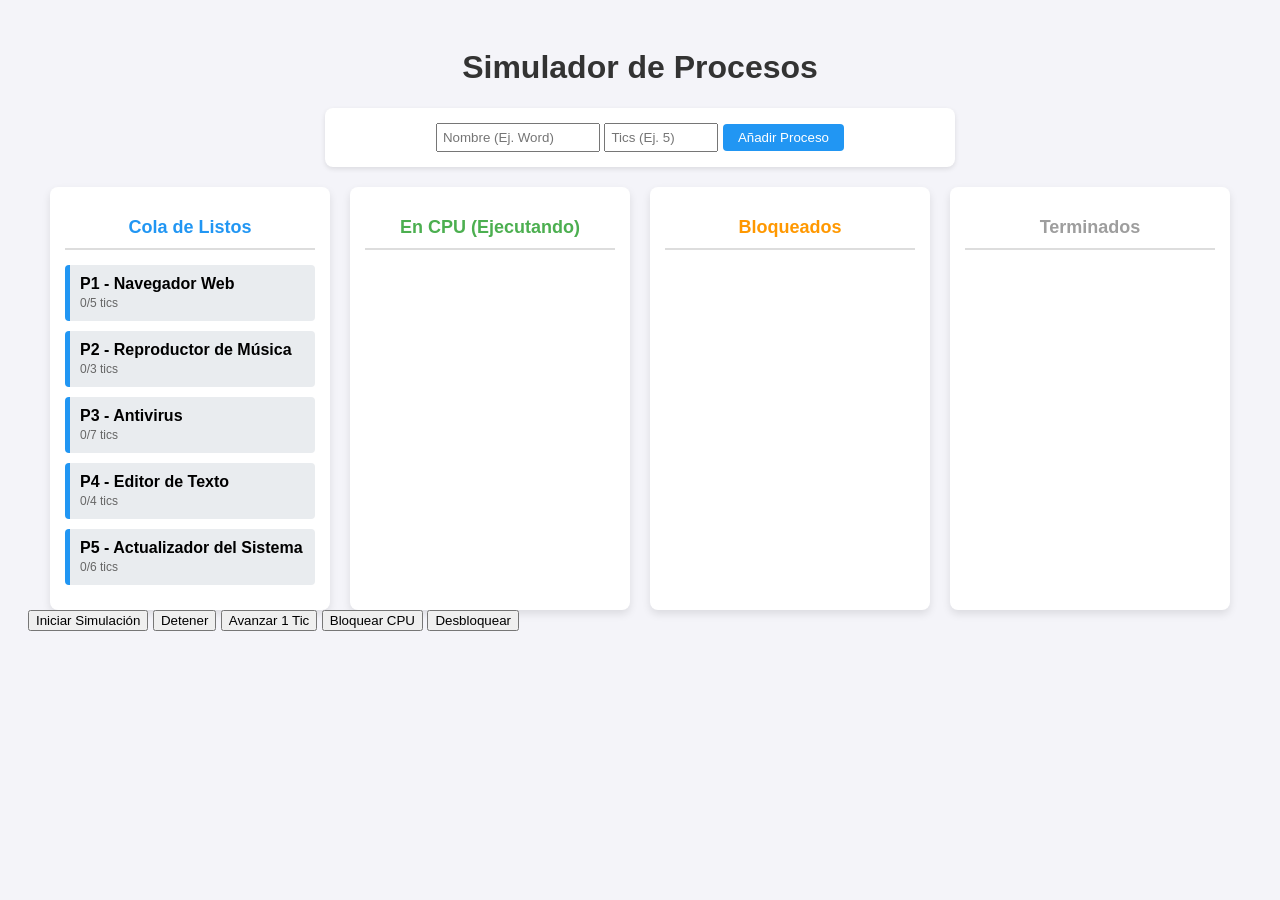
<file: index.html>
<!DOCTYPE html>
<html lang="es">
<head>
  <meta charset="UTF-8">
  <title>Simulador de Procesos SO</title>
  <style>
    body { font-family: Arial, sans-serif; background-color: #f4f4f9; padding: 20px; }
    h1 { text-align: center; color: #333; }

    /* Contenedor principal de las columnas */
    .tablero { display: flex; gap: 20px; justify-content: center; }

    /* Estilo de cada columna (Estado) */
    .columna {
      background-color: #fff; border-radius: 8px; width: 250px;
      padding: 15px; box-shadow: 0 4px 8px rgba(0,0,0,0.1);
    }
    .columna h2 { font-size: 18px; text-align: center; border-bottom: 2px solid #ddd; padding-bottom: 10px;}

    /* Colores para identificar los estados */
    .titulo-listos { color: #2196F3; } /* Azul */
    .titulo-cpu { color: #4CAF50; }    /* Verde */
    .titulo-bloqueados { color: #FF9800; } /* Naranja */
    .titulo-terminados { color: #9E9E9E; } /* Gris */

    /* Estilo de la "tarjeta" de cada proceso (BCP) */
    .tarjeta-proceso {
      background-color: #e9ecef; border-left: 5px solid #333;
      padding: 10px; margin-bottom: 10px; border-radius: 4px;
    }
    .tarjeta-proceso strong { font-size: 16px; display: block; }
    .tarjeta-proceso span { font-size: 12px; color: #666; }
  </style>
</head>
<body>

<h1>Simulador de Procesos</h1>

<div style="text-align: center; margin-bottom: 20px; background: #fff; padding: 15px; border-radius: 8px; box-shadow: 0 2px 5px rgba(0,0,0,0.1); max-width: 600px; margin-left: auto; margin-right: auto;">
  <input type="text" id="input-nombre" placeholder="Nombre (Ej. Word)" style="padding: 5px; width: 150px;">
  <input type="number" id="input-tiempo" placeholder="Tics (Ej. 5)" min="1" style="padding: 5px; width: 100px;">
  <button onclick="agregarProceso()" style="padding: 6px 15px; background-color: #2196F3; color: white; border: none; border-radius: 4px; cursor: pointer;">Añadir Proceso</button>
</div>

<div class="tablero">
  <div class="columna">
    <h2 class="titulo-listos">Cola de Listos</h2>
    <div id="caja-listos"></div> </div>

  <div class="columna">
    <h2 class="titulo-cpu">En CPU (Ejecutando)</h2>
    <div id="caja-cpu"></div> </div>

  <div class="columna">
    <h2 class="titulo-bloqueados">Bloqueados</h2>
    <div id="caja-bloqueados"></div> </div>

  <div class="columna">
    <h2 class="titulo-terminados">Terminados</h2>
    <div id="caja-terminados"></div> </div>
</div>

<button onclick="iniciarSimulacion()">Iniciar Simulación</button>

<button onclick="detenerSimulacion()">Detener</button>

<button onclick="ticSistema()">Avanzar 1 Tic</button>

<button onclick="bloquearProceso()">Bloquear CPU</button>

<button onclick="desbloquearProceso()">Desbloquear</button>
<script src="app.js"></script>
</body>
</html>
</file>
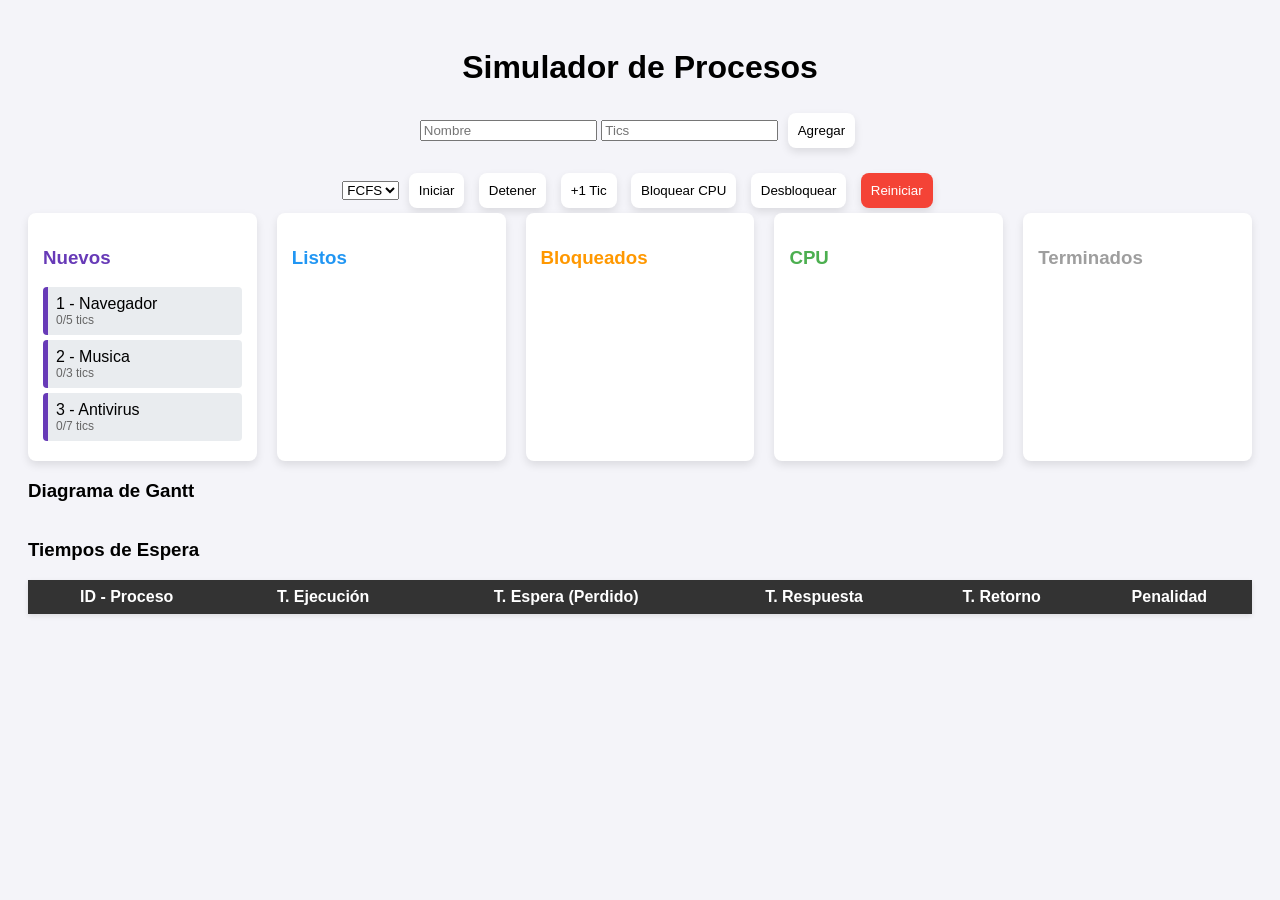
<file: Laboratorio_2/index.html>
<!DOCTYPE html>
<html lang="es">
<head>
  <meta charset="UTF-8">
  <title>Simulador de Procesos</title>

  <style>
    body {
      font-family: Arial;
      background: #f4f4f9;
      padding: 20px;
    }

    h1 {
      text-align: center;
    }

    .tablero {
      display: flex;
      gap: 20px;
      justify-content: center;
      align-items: stretch;
    }

    .columna {
      background: white;
      border-radius: 8px;
      width: 230px;
      padding: 15px;
      box-shadow: 0 4px 8px rgba(0,0,0,0.1);
    }

    .titulo-listos { color: #2196F3; }
    .titulo-cpu { color: #4CAF50; }
    .titulo-bloqueados { color: #FF9800; }
    .titulo-terminados { color: #9E9E9E; }
    .titulo-nuevos { color: #673AB7; }

    .tarjeta-proceso {
      background: #e9ecef;
      padding: 8px;
      margin: 5px 0;
      border-left: 5px solid #333;
      border-radius: 4px;
    }

    .boton-pro {
      background: white;
      border: none;
      border-radius: 8px;
      padding: 10px;
      margin: 5px;
      cursor: pointer;
      box-shadow: 0 4px 8px rgba(0,0,0,0.1);
    }
    .tarjeta-proceso span {
      display: block;
      font-size: 12px;
      color: #666;
    }

    /* GANTT */
    #gantt {
      display: flex;
      margin-top: 10px;
      flex-wrap: wrap;
    }

    .bloque {
      padding: 8px;
      margin: 2px;
      color: white;
      font-size: 12px;
    }
  </style>
</head>

<body>

<h1>Simulador de Procesos</h1>

<!-- AGREGAR PROCESO -->
<div style="text-align:center; margin-bottom:15px;">
  <input id="nombre" placeholder="Nombre">
  <input id="tiempo" type="number" placeholder="Tics">
  <button class="boton-pro" onclick="agregarProceso()">Agregar</button>
</div>

<!-- CONTROLES -->
<div style="text-align:center;">
  <select id="algoritmo">
    <option value="FCFS">FCFS</option>
    <option value="SJF">SJF</option>
    <option value="SRTF">SRTF</option>
  </select>

  <button class="boton-pro" onclick="iniciar()">Iniciar</button>
  <button class="boton-pro" onclick="detener()">Detener</button>
  <button class="boton-pro" onclick="tic()">+1 Tic</button>
  <button class="boton-pro" onclick="bloquear()">Bloquear CPU</button>
  <button class="boton-pro" onclick="desbloquear()">Desbloquear</button>
  <button class="boton-pro" onclick="reiniciar()" style="background:#f44336; color:white;">Reiniciar</button>
</div>

<!-- TABLERO -->
<div class="tablero">

  <div class="columna">
    <h3 class="titulo-nuevos">Nuevos</h3>
    <div id="nuevos"></div>
  </div>

  <div class="columna">
    <h3 class="titulo-listos">Listos</h3>
    <div id="listos"></div>
  </div>

  <div class="columna">
    <h3 class="titulo-bloqueados">Bloqueados</h3>
    <div id="bloqueados"></div>
  </div>

  <div class="columna">
    <h3 class="titulo-cpu">CPU</h3>
    <div id="cpu"></div>
  </div>

  <div class="columna">
    <h3 class="titulo-terminados">Terminados</h3>
    <div id="terminados"></div>
  </div>

</div>

<h3>Diagrama de Gantt</h3>
<div id="gantt"></div>

<h3>Tiempos de Espera</h3>
<div id="tiempos"></div>

<script src="app.js"></script>

</body>
</html>
</file>
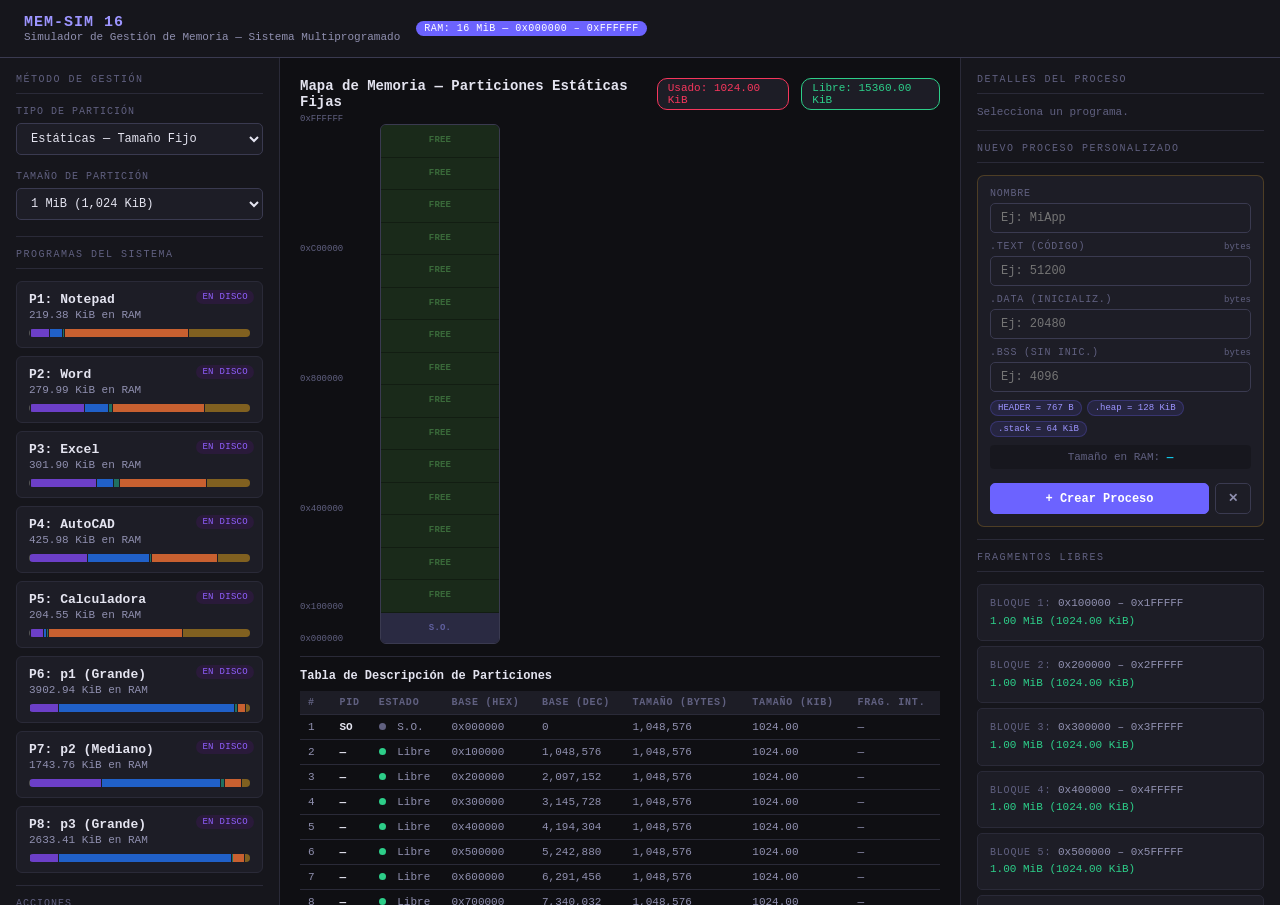
<file: Laboratorio_3/simulador_memoria.html>
<!DOCTYPE html>
<html lang="es">
<head>
  <meta charset="UTF-8" />
  <meta name="viewport" content="width=device-width, initial-scale=1.0" />
  <title>Simulador de Gestión de Memoria — 16 MiB</title>
  <link rel="stylesheet" href="simulador_memoria.css" />
</head>
<body>

  <!-- ═══════════════════════════════════════════════════════
       ENCABEZADO PRINCIPAL
  ═══════════════════════════════════════════════════════ -->
  <header>
    <div>
      <div class="logo">MEM-SIM 16</div>
      <div class="subtitle">Simulador de Gestión de Memoria — Sistema Multiprogramado</div>
    </div>
    <span class="badge">RAM: 16 MiB — 0x000000 – 0xFFFFFF</span>
  </header>

  <!-- ═══════════════════════════════════════════════════════
       DISEÑO PRINCIPAL DE TRES COLUMNAS
       Izquierda: controles y lista de programas
       Centro:    mapa visual de memoria y tabla de particiones
       Derecha:   formulario personalizado, detalles y log
  ═══════════════════════════════════════════════════════ -->
  <div class="main-layout">

    <!-- ── PANEL IZQUIERDO: Controles ── -->
    <div class="panel" id="leftPanel">

      <div class="panel-title">Método de Gestión</div>

      <div class="ctrl-section">
        <div class="ctrl-label">Tipo de Partición</div>
        <select id="methodSelect" onchange="onMethodChange()">
          <option value="fixed">Estáticas — Tamaño Fijo</option>
          <option value="variable">Estáticas — Tamaño Variable</option>
          <option value="dynamic">Dinámicas — Sin Compactación</option>
          <option value="dynamic_compact">Dinámicas — Con Compactación</option>
        </select>
      </div>

      <!--
        Selector de algoritmo: visible para estáticas variables y dinámicas.
        Oculto en estáticas fijas (allí no se elige algoritmo).
      -->
      <div id="algorithmRow" class="ctrl-section" style="display:none">
        <div class="ctrl-label">Algoritmo de Asignación</div>
        <select id="algorithmSelect" onchange="onAlgorithmChange()">
          <option value="first">Primer Ajuste (First Fit)</option>
          <option value="best">Mejor Ajuste (Best Fit)</option>
          <option value="worst">Peor Ajuste (Worst Fit)</option>
        </select>
      </div>

      <!-- Selector de tamaño de partición: solo en modo fijo -->
      <div id="fixedPartRow" class="ctrl-section" style="display:none">
        <div class="ctrl-label">Tamaño de Partición</div>
        <select id="partSizeSelect" onchange="onMethodChange()">
          <option value="1048576">1 MiB (1,024 KiB)</option>
          <option value="2097152">2 MiB (2,048 KiB)</option>
          <option value="4194304">4 MiB (4,096 KiB)</option>
        </select>
      </div>

      <div class="divider"></div>

      <!-- Lista de programas (predefinidos del Excel + personalizados) -->
      <div class="panel-title">Programas del Sistema</div>
      <div id="programsList"></div>

      <div class="divider"></div>

      <!-- Botones de control sobre la memoria -->
      <div class="ctrl-section">
        <div class="ctrl-label">Acciones</div>
        <button onclick="loadSelectedProcess()" id="btnLoad">▶ Cargar Proceso</button>
        <button onclick="unloadSelectedProcess()" id="btnUnload" class="danger" style="margin-top:6px">
          ✕ Terminar Proceso
        </button>
        <button onclick="resetMemory()" class="secondary" style="margin-top:6px">
          ↺ Resetear Memoria
        </button>
        <button onclick="runAutoSimulation()" class="success" style="margin-top:6px" id="btnAuto">
          ⚡ Simulación Auto (T1–T6)
        </button>
      </div>

      <!-- Botón de compactación: solo visible en modo dinámico con compactación -->
      <div id="compactBtnWrap" style="display:none">
        <button onclick="doCompact()" class="secondary" style="margin-top:6px">
          ⊡ Compactar Memoria
        </button>
      </div>

    </div><!-- /panel izquierdo -->


    <!-- ── PANEL CENTRAL: Mapa de Memoria ── -->
    <div class="center-panel" id="centerPanel">

      <div class="mem-header">
        <div class="mem-title" id="mapTitle">Mapa de Memoria — Particiones Estáticas Fijas</div>
        <div class="mem-stats">
          <span class="stat-chip used" id="statUsed">Usado: 0</span>
          <span class="stat-chip free" id="statFree">Libre: 16 MiB</span>
        </div>
      </div>

      <!-- Contenedor del mapa visual + etiquetas de dirección + tabla lateral -->
      <div class="mem-map-container" id="memMapContainer"></div>

      <div class="divider"></div>

      <!-- Tabla detallada de todas las particiones -->
      <div class="compact-title">Tabla de Descripción de Particiones</div>
      <div style="overflow-x:auto; margin-top:8px;">
        <table id="partTable">
          <thead>
            <tr>
              <th>#</th>
              <th>PID</th>
              <th>Estado</th>
              <th>Base (Hex)</th>
              <th>Base (Dec)</th>
              <th>Tamaño (bytes)</th>
              <th>Tamaño (KiB)</th>
              <th>Frag. Int.</th>
            </tr>
          </thead>
          <tbody id="partTableBody"></tbody>
        </table>
      </div>

      <!-- Panel de análisis de fragmentación interna y externa -->
      <div id="fragSection" style="margin-top:14px; display:none">
        <div class="compact-title">Análisis de Fragmentación</div>
        <div class="two-col" style="margin-top:8px" id="fragStats"></div>
      </div>

    </div><!-- /panel central -->


    <!-- ── PANEL DERECHO: Detalles + Proceso Personalizado + Log ── -->
    <div class="right-panel" id="rightPanel">

      <!-- Detalles del proceso seleccionado -->
      <div class="panel-title">Detalles del Proceso</div>
      <div id="processDetail">
        <div style="color:var(--text3); font-size:11px; margin-top:8px;">
          Selecciona un programa para ver sus detalles.
        </div>
      </div>

      <div class="divider"></div>

      <!-- ══════════════════════════════════════════
           FORMULARIO: PROCESO PERSONALIZADO
           El usuario define sus propios segmentos.
           .heap (128 KiB) y .stack (64 KiB) son fijos
           igual que en los procesos predefinidos del Excel.
           Los procesos creados aparecen en la lista del
           panel izquierdo y se cargan/descargan manualmente.
      ══════════════════════════════════════════ -->
      <div class="panel-title">Nuevo Proceso Personalizado</div>

      <div class="custom-form" id="customForm">

        <!-- Nombre del proceso -->
        <div class="form-row">
          <label class="form-label" for="cName">Nombre</label>
          <input type="text" id="cName" placeholder="Ej: MiApp" maxlength="16"
                 oninput="updateSizePreview()" />
        </div>

        <!-- Segmento .text: código ejecutable -->
        <div class="form-row">
          <label class="form-label">
            .text (código)
            <span class="form-hint">bytes</span>
          </label>
          <input type="number" id="cCode" placeholder="Ej: 51200"
                 min="1" max="10000000" oninput="updateSizePreview()" />
        </div>

        <!-- Segmento .data: variables globales inicializadas -->
        <div class="form-row">
          <label class="form-label">
            .data (inicializ.)
            <span class="form-hint">bytes</span>
          </label>
          <input type="number" id="cData" placeholder="Ej: 20480"
                 min="0" max="10000000" oninput="updateSizePreview()" />
        </div>

        <!-- Segmento .bss: variables globales sin inicializar -->
        <div class="form-row">
          <label class="form-label">
            .bss (sin inic.)
            <span class="form-hint">bytes</span>
          </label>
          <input type="number" id="cBss" placeholder="Ej: 4096"
                 min="0" max="10000000" oninput="updateSizePreview()" />
        </div>

        <!-- Chips informativos de segmentos con valores fijos -->
        <div class="fixed-segs-note">
          <span class="fixed-seg-chip" title="Cabecera del ejecutable, fija en todos los procesos">HEADER = 767 B</span>
          <span class="fixed-seg-chip" title="Montículo del proceso, fijo en 128 KiB">.heap = 128 KiB</span>
          <span class="fixed-seg-chip" title="Pila del proceso, fija en 64 KiB">.stack = 64 KiB</span>
        </div>

        <!-- Vista previa del tamaño total en RAM calculada en tiempo real -->
        <div class="size-preview" id="sizePreview">
          Tamaño en RAM: <span id="previewVal">—</span>
        </div>

        <!-- Mensaje de error de validación del formulario -->
        <div class="form-error" id="formError" style="display:none"></div>

        <!-- Botones del formulario -->
        <div style="display:flex; gap:6px; margin-top:10px;">
          <button onclick="createCustomProcess()" style="flex:1;">
            + Crear Proceso
          </button>
          <button onclick="clearCustomForm()" class="secondary"
                  style="flex:0 0 auto; width:auto; padding:7px 12px;"
                  title="Limpiar formulario">✕</button>
        </div>

      </div><!-- /customForm -->

      <div class="divider"></div>

      <!-- Lista de bloques libres actuales en RAM -->
      <div class="panel-title">Fragmentos Libres</div>
      <div id="freeFragList" style="font-size:11px; color:var(--text3);">—</div>

      <div class="divider"></div>

      <!-- Registro cronológico de eventos del simulador -->
      <div class="panel-title">Log de Eventos</div>
      <ul class="log-list" id="logList"></ul>

    </div><!-- /panel derecho -->

  </div><!-- /main-layout -->

  <!-- Script principal cargado al final para que el DOM esté listo -->
  <script src="simulador_memoria.js"></script>

</body>
</html>
</file>
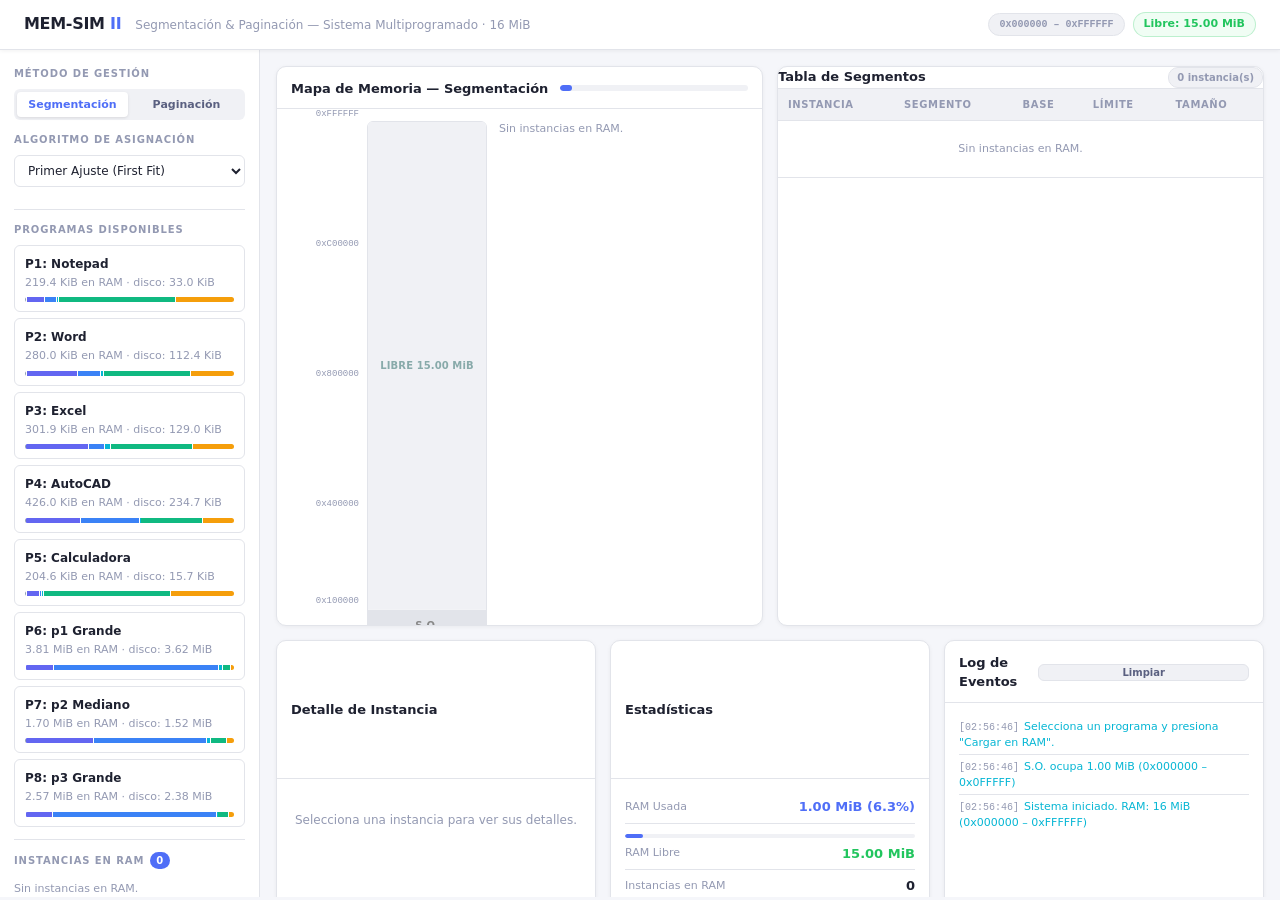
<file: Laboratorio_4/simulador_seg_pag.html>
<!DOCTYPE html>
<html lang="es">
<head>
  <meta charset="UTF-8" />
  <meta name="viewport" content="width=device-width, initial-scale=1.0" />
  <title>Simulador — Segmentación y Paginación</title>
  <link rel="stylesheet" href="simulador_seg_pag.css" />
</head>
<body>
 
  <!-- ═══════════════════════════════════════════════════════
       ENCABEZADO PRINCIPAL
  ═══════════════════════════════════════════════════════ -->
  <header>
    <div class="header-left">
      <div class="logo">MEM-SIM <span class="logo-accent">II</span></div>
      <div class="subtitle">Segmentación &amp; Paginación — Sistema Multiprogramado · 16 MiB</div>
    </div>
    <div class="header-chips">
      <span class="chip chip-addr">0x000000 – 0xFFFFFF</span>
      <span class="chip chip-ram" id="chipRamFree">Libre: 15 MiB</span>
    </div>
  </header>
 
  <!-- ═══════════════════════════════════════════════════════
       LAYOUT: barra lateral izquierda + área principal
  ═══════════════════════════════════════════════════════ -->
  <div class="app-layout">
 
    <!-- ── SIDEBAR: Programas + Controles ── -->
    <aside class="sidebar">
 
      <!-- Método de gestión -->
      <div class="side-section">
        <div class="side-label">Método de Gestión</div>
        <div class="seg-tab-row" id="methodTabs">
          <button class="seg-tab active" data-method="segmentation" onclick="setMethod('segmentation')">Segmentación</button>
          <button class="seg-tab"        data-method="paging"       onclick="setMethod('paging')">Paginación</button>
        </div>
      </div>
 
      <!-- Algoritmo (solo Segmentación) -->
      <div class="side-section" id="algSection">
        <div class="side-label">Algoritmo de Asignación</div>
        <select id="algorithmSelect" onchange="onAlgorithmChange()">
          <option value="first">Primer Ajuste (First Fit)</option>
          <option value="best">Mejor Ajuste (Best Fit)</option>
          <option value="worst">Peor Ajuste (Worst Fit)</option>
        </select>
      </div>
 
      <!-- Tamaño de página (solo Paginación) -->
      <div class="side-section" id="pageSizeSection" style="display:none">
        <div class="side-label">Tamaño de Página</div>
        <select id="pageSizeSelect" onchange="onPageSizeChange()">
          <option value="4096">4 KiB</option>
          <option value="8192">8 KiB</option>
          <option value="16384">16 KiB</option>
          <option value="32768">32 KiB</option>
          <option value="65536">64 KiB</option>
        </select>
      </div>
 
      <div class="divider"></div>
 
      <!-- Programas disponibles -->
      <div class="side-label">Programas Disponibles</div>
      <div id="programsList"></div>
 
      <div class="divider"></div>
 
      <!-- Instancias en ejecución -->
      <div class="side-label">Instancias en RAM
        <span class="instance-count" id="instanceCount">0</span>
      </div>
      <div id="instancesList"></div>
 
      <div class="divider"></div>
 
      <!-- Acciones -->
      <div class="side-section">
        <button class="btn btn-primary" onclick="loadSelectedProgram()">▶ Cargar en RAM</button>
        <button class="btn btn-danger"  onclick="unloadSelectedInstance()" style="margin-top:6px">✕ Terminar Instancia</button>
        <button class="btn btn-ghost"   onclick="resetMemory()"            style="margin-top:6px">↺ Resetear Memoria</button>
      </div>
 
      <div class="divider"></div>
 
      <!-- Nuevo proceso personalizado -->
      <div class="side-label">Nuevo Proceso <span class="tag-custom">CUSTOM</span></div>
      <div class="custom-form">
        <input type="text"   id="cName" placeholder="Nombre"         maxlength="16" oninput="updatePreview()" />
        <input type="number" id="cCode" placeholder=".text  (bytes)"  min="1"       oninput="updatePreview()" />
        <input type="number" id="cData" placeholder=".data  (bytes)"  min="0"       oninput="updatePreview()" />
        <input type="number" id="cBss"  placeholder=".bss   (bytes)"  min="0"       oninput="updatePreview()" />
        <div class="fixed-chips">
          <span>HEADER 767B</span><span>HEAP 128K</span><span>STACK 64K</span>
        </div>
        <div class="preview-line" id="previewLine">RAM: <strong id="previewVal">—</strong></div>
        <div class="form-err" id="formErr" style="display:none"></div>
        <div style="display:flex;gap:6px;margin-top:8px">
          <button class="btn btn-primary" style="flex:1" onclick="createCustomProgram()">+ Crear</button>
          <button class="btn btn-ghost"   style="width:36px;padding:0" onclick="clearForm()">✕</button>
        </div>
      </div>
 
    </aside><!-- /sidebar -->
 
 
    <!-- ── ÁREA PRINCIPAL ── -->
    <main class="main-area">
 
      <!-- Fila superior: mapa de memoria + tabla de traducción -->
      <div class="top-row">
 
        <!-- Mapa visual de RAM -->
        <section class="card mem-card">
          <div class="card-header">
            <span class="card-title" id="mapTitle">Mapa de Memoria — Segmentación</span>
            <div class="mem-bars" id="memBars">
              <div class="bar-used" id="barUsed" style="width:0%"></div>
            </div>
          </div>
          <div class="mem-map-wrap">
            <!-- Etiquetas hex (izquierda) -->
            <div class="addr-col" id="addrCol"></div>
            <!-- Columna visual de bloques -->
            <div class="mem-col" id="memCol"></div>
            <!-- Leyenda de instancias (derecha) -->
            <div class="legend-col" id="legendCol"></div>
          </div>
        </section>
 
        <!-- Tabla de traducción de direcciones -->
        <section class="card table-card">
          <div class="card-header">
            <span class="card-title" id="tableTitle">Tabla de Segmentos</span>
            <span class="chip chip-sm" id="tableSubtitle">—</span>
          </div>
          <div style="overflow:auto;flex:1">
            <table id="addrTable">
              <thead id="addrTableHead"></thead>
              <tbody id="addrTableBody"></tbody>
            </table>
          </div>
        </section>
 
      </div><!-- /top-row -->
 
      <!-- Fila inferior: detalles de instancia + estadísticas + log -->
      <div class="bottom-row">
 
        <!-- Detalles de la instancia seleccionada -->
        <section class="card detail-card">
          <div class="card-header">
            <span class="card-title">Detalle de Instancia</span>
          </div>
          <div id="instanceDetail">
            <p class="placeholder-text">Selecciona una instancia para ver sus detalles.</p>
          </div>
        </section>
 
        <!-- Estadísticas de fragmentación -->
        <section class="card stats-card">
          <div class="card-header">
            <span class="card-title">Estadísticas</span>
          </div>
          <div id="statsPanel"></div>
        </section>
 
        <!-- Log de eventos -->
        <section class="card log-card">
          <div class="card-header">
            <span class="card-title">Log de Eventos</span>
            <button class="btn btn-ghost" style="font-size:10px;padding:2px 8px" onclick="clearLog()">Limpiar</button>
          </div>
          <ul class="log-list" id="logList"></ul>
        </section>
 
      </div><!-- /bottom-row -->
 
    </main><!-- /main-area -->
 
  </div><!-- /app-layout -->
 
  <script src="simulador_seg_pag.js"></script>
 
</body>
</html>
</file>
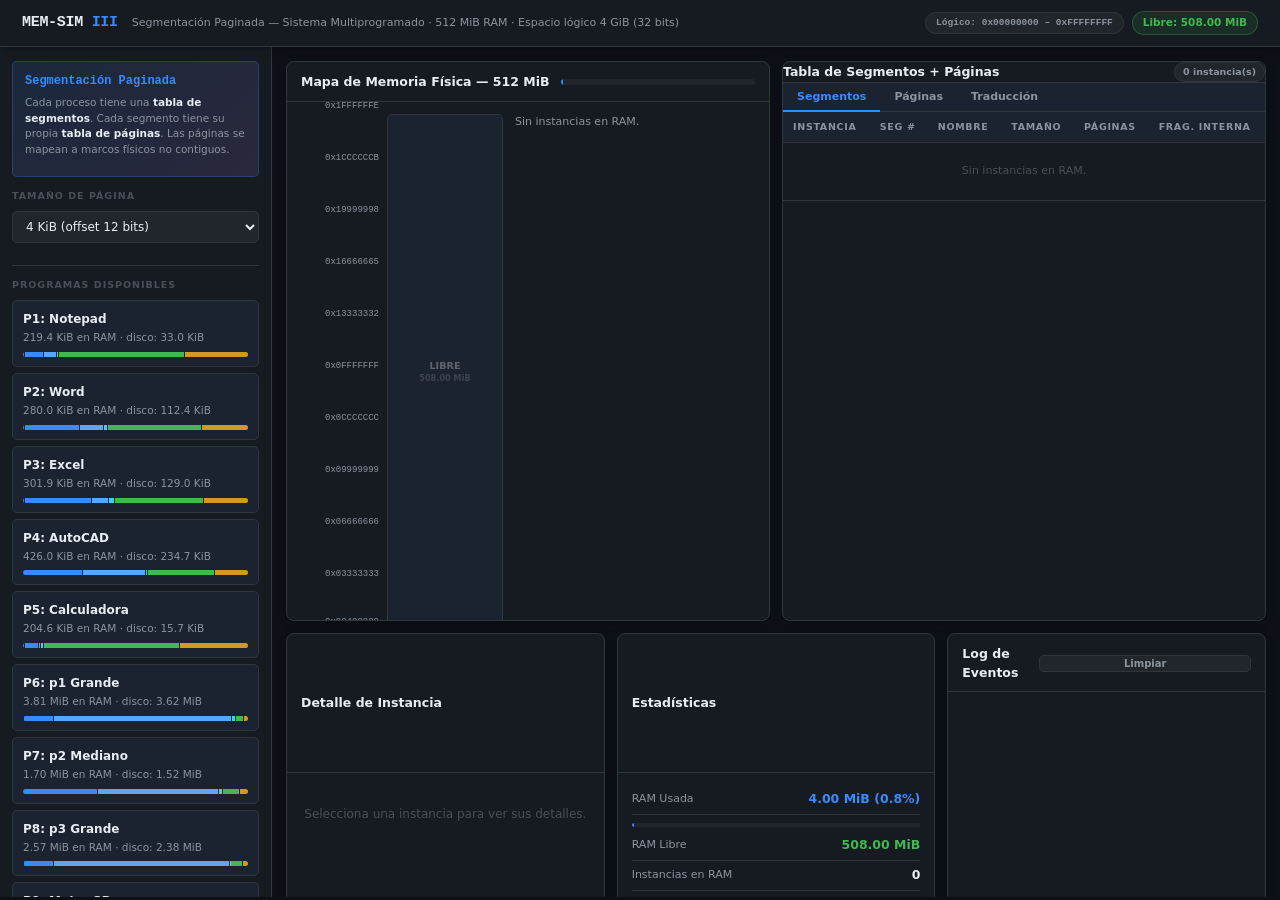
<file: proyecto_final/simulador_seg_pag_v2.html>
<!DOCTYPE html>
<html lang="es">
<head>
  <meta charset="UTF-8" />
  <meta name="viewport" content="width=device-width, initial-scale=1.0" />
  <title>Simulador — Segmentación Paginada</title>
  <link rel="stylesheet" href="simulador_seg_pag_v2.css" />
</head>
<body>

  <!-- ═══════════════════════════════════════════════════════
       ENCABEZADO PRINCIPAL
  ═══════════════════════════════════════════════════════ -->
  <header>
    <div class="header-left">
      <div class="logo">MEM-SIM <span class="logo-accent">III</span></div>
      <div class="subtitle">Segmentación Paginada — Sistema Multiprogramado · 512 MiB RAM · Espacio lógico 4 GiB (32 bits)</div>
    </div>
    <div class="header-chips">
      <span class="chip chip-addr" id="chipAddrSpace">Lógico: 0x00000000 – 0xFFFFFFFF</span>
      <span class="chip chip-ram" id="chipRamFree">Libre: 508 MiB</span>
    </div>
  </header>

  <!-- ═══════════════════════════════════════════════════════
       LAYOUT: barra lateral izquierda + área principal
  ═══════════════════════════════════════════════════════ -->
  <div class="app-layout">

    <!-- ── SIDEBAR: Programas + Controles ── -->
    <aside class="sidebar">

      <!-- Descripción del modo -->
      <div class="side-section mode-banner">
        <div class="mode-title">Segmentación Paginada</div>
        <div class="mode-desc">
          Cada proceso tiene una <strong>tabla de segmentos</strong>.
          Cada segmento tiene su propia <strong>tabla de páginas</strong>.
          Las páginas se mapean a marcos físicos no contiguos.
        </div>
        <div class="addr-breakdown" id="addrBreakdown">
          <!-- llenado por JS -->
        </div>
      </div>

      <!-- Tamaño de página -->
      <div class="side-section" id="pageSizeSection">
        <div class="side-label">Tamaño de Página</div>
        <select id="pageSizeSelect" onchange="onPageSizeChange()">
          <option value="4096">4 KiB  (offset 12 bits)</option>
          <option value="8192">8 KiB  (offset 13 bits)</option>
          <option value="16384">16 KiB (offset 14 bits)</option>
          <option value="32768">32 KiB (offset 15 bits)</option>
          <option value="65536">64 KiB (offset 16 bits)</option>
        </select>
      </div>

      <div class="divider"></div>

      <!-- Programas disponibles -->
      <div class="side-label">Programas Disponibles</div>
      <div id="programsList"></div>

      <div class="divider"></div>

      <!-- Instancias en ejecución -->
      <div class="side-label">Instancias en RAM
        <span class="instance-count" id="instanceCount">0</span>
      </div>
      <div id="instancesList"></div>

      <div class="divider"></div>

      <!-- Acciones -->
      <div class="side-section">
        <button class="btn btn-primary" onclick="loadSelectedProgram()">▶ Cargar en RAM</button>
        <button class="btn btn-danger"  onclick="unloadSelectedInstance()" style="margin-top:6px">✕ Terminar Instancia</button>
        <button class="btn btn-ghost"   onclick="resetMemory()"            style="margin-top:6px">↺ Resetear Memoria</button>
      </div>

      <div class="divider"></div>

      <!-- Nuevo proceso personalizado -->
      <div class="side-label">Nuevo Proceso <span class="tag-custom">CUSTOM</span></div>
      <div class="custom-form">
        <input type="text"   id="cName" placeholder="Nombre"         maxlength="16" oninput="updatePreview()" />
        <input type="number" id="cCode" placeholder=".text  (bytes)"  min="1"       oninput="updatePreview()" />
        <input type="number" id="cData" placeholder=".data  (bytes)"  min="0"       oninput="updatePreview()" />
        <input type="number" id="cBss"  placeholder=".bss   (bytes)"  min="0"       oninput="updatePreview()" />
        <div class="fixed-chips">
          <span>HEADER 767B</span><span>HEAP 128K</span><span>STACK 64K</span>
        </div>
        <div class="preview-line" id="previewLine">RAM: <strong id="previewVal">—</strong></div>
        <div class="form-err" id="formErr" style="display:none"></div>
        <div style="display:flex;gap:6px;margin-top:8px">
          <button class="btn btn-primary" style="flex:1" onclick="createCustomProgram()">+ Crear</button>
          <button class="btn btn-ghost"   style="width:36px;padding:0" onclick="clearForm()">✕</button>
        </div>
      </div>

    </aside><!-- /sidebar -->


    <!-- ── ÁREA PRINCIPAL ── -->
    <main class="main-area">

      <!-- Fila superior: mapa de memoria + tabla de traducción -->
      <div class="top-row">

        <!-- Mapa visual de RAM física -->
        <section class="card mem-card">
          <div class="card-header">
            <span class="card-title">Mapa de Memoria Física — 512 MiB</span>
            <div class="mem-bars" id="memBars">
              <div class="bar-used" id="barUsed" style="width:0%"></div>
            </div>
          </div>
          <div class="mem-map-wrap">
            <div class="addr-col" id="addrCol"></div>
            <div class="mem-col" id="memCol"></div>
            <div class="legend-col" id="legendCol"></div>
          </div>
        </section>

        <!-- Tabla de traducción de dos niveles -->
        <section class="card table-card">
          <div class="card-header">
            <span class="card-title" id="tableTitle">Tabla de Segmentos + Páginas</span>
            <span class="chip chip-sm" id="tableSubtitle">—</span>
          </div>
          <!-- Tabs para elegir vista de la tabla -->
          <div class="table-tabs" id="tableTabs">
            <button class="tbl-tab active" data-tab="seg" onclick="setTableTab('seg')">Segmentos</button>
            <button class="tbl-tab"        data-tab="pag" onclick="setTableTab('pag')">Páginas</button>
            <button class="tbl-tab"        data-tab="addr" onclick="setTableTab('addr')">Traducción</button>
          </div>
          <div style="overflow:auto;flex:1">
            <table id="addrTable">
              <thead id="addrTableHead"></thead>
              <tbody id="addrTableBody"></tbody>
            </table>
          </div>
        </section>

      </div><!-- /top-row -->

      <!-- Fila inferior: detalles + estadísticas + log -->
      <div class="bottom-row">

        <!-- Detalles de la instancia seleccionada -->
        <section class="card detail-card">
          <div class="card-header">
            <span class="card-title">Detalle de Instancia</span>
          </div>
          <div id="instanceDetail">
            <p class="placeholder-text">Selecciona una instancia para ver sus detalles.</p>
          </div>
        </section>

        <!-- Estadísticas de fragmentación -->
        <section class="card stats-card">
          <div class="card-header">
            <span class="card-title">Estadísticas</span>
          </div>
          <div id="statsPanel"></div>
        </section>

        <!-- Log de eventos -->
        <section class="card log-card">
          <div class="card-header">
            <span class="card-title">Log de Eventos</span>
            <button class="btn btn-ghost" style="font-size:10px;padding:2px 8px" onclick="clearLog()">Limpiar</button>
          </div>
          <ul class="log-list" id="logList"></ul>
        </section>

      </div><!-- /bottom-row -->

    </main><!-- /main-area -->

  </div><!-- /app-layout -->

  <script src="simulador_seg_pag_v2.js"></script>

</body>
</html>
</file>
<file: Laboratorio_3/simulador_memoria.css>
/* ═══════════════════════════════════════════════════════════════
   simulador_memoria.css
   Estilos del Simulador de Gestión de Memoria — 16 MiB

   Organización:
     1.  Variables de tema (colores, tipografía)
     2.  Reset y base
     3.  Encabezado
     4.  Layout principal (3 columnas)
     5.  Paneles laterales y central
     6.  Títulos de panel y divisores
     7.  Controles (selects, botones, inputs)
     8.  Lista de programas
     9.  Barra de segmentos de proceso
    10.  Mapa visual de memoria
    11.  Etiquetas de dirección
    12.  Tabla de particiones
    13.  Panel de fragmentación
    14.  Panel de detalles del proceso
    15.  Formulario de proceso personalizado  ← nuevo
    16.  Log de eventos
    17.  Utilidades varias
═══════════════════════════════════════════════════════════════ */


/* ───────────────────────────────────────────────
   1. VARIABLES DE TEMA
─────────────────────────────────────────────── */
:root {
  --bg:      #0f0f13;
  --bg2:     #16161c;
  --bg3:     #1d1d26;
  --border:  #2a2a38;
  --border2: #3a3a50;
  --accent:  #6c63ff;
  --accent2: #9d95ff;
  --green:   #2dce89;
  --green2:  #1a9e62;
  --red:     #f5365c;
  --amber:   #fb6340;
  --cyan:    #11cdef;
  --text:    #e4e4f0;
  --text2:   #9090b0;
  --text3:   #606080;
  --font:    'Courier New', monospace;

  /* Color distintivo para procesos personalizados */
  --custom:  #e0a020;
}


/* ───────────────────────────────────────────────
   2. RESET Y BASE
─────────────────────────────────────────────── */
* {
  box-sizing: border-box;
  margin: 0;
  padding: 0;
}

body {
  background: var(--bg);
  color: var(--text);
  font-family: var(--font);
  font-size: 13px;
  min-height: 100vh;
}


/* ───────────────────────────────────────────────
   3. ENCABEZADO
─────────────────────────────────────────────── */
header {
  background: var(--bg2);
  border-bottom: 1px solid var(--border2);
  padding: 14px 24px;
  display: flex;
  align-items: center;
  gap: 16px;
}

header .logo {
  font-size: 15px;
  font-weight: bold;
  color: var(--accent2);
  letter-spacing: 1px;
}

header .subtitle {
  color: var(--text2);
  font-size: 11px;
}

header .badge {
  background: var(--accent);
  color: #fff;
  font-size: 10px;
  padding: 2px 8px;
  border-radius: 10px;
  letter-spacing: 0.5px;
}


/* ───────────────────────────────────────────────
   4. LAYOUT PRINCIPAL (3 columnas)
─────────────────────────────────────────────── */
.main-layout {
  display: grid;
  grid-template-columns: 280px 1fr 320px;
  height: calc(100vh - 53px);
  overflow: hidden;
}


/* ───────────────────────────────────────────────
   5. PANELES
─────────────────────────────────────────────── */
.panel {
  background: var(--bg2);
  border-right: 1px solid var(--border);
  overflow-y: auto;
  padding: 16px;
}

.center-panel {
  background: var(--bg);
  overflow-y: auto;
  padding: 20px;
}

.right-panel {
  background: var(--bg2);
  border-left: 1px solid var(--border);
  overflow-y: auto;
  padding: 16px;
}


/* ───────────────────────────────────────────────
   6. TÍTULOS DE PANEL Y DIVISORES
─────────────────────────────────────────────── */
.panel-title {
  font-size: 10px;
  letter-spacing: 1.5px;
  color: var(--text3);
  text-transform: uppercase;
  margin-bottom: 12px;
  padding-bottom: 8px;
  border-bottom: 1px solid var(--border);
}

.compact-title {
  font-size: 12px;
  color: var(--text);
  font-weight: bold;
  margin-bottom: 8px;
}

.divider {
  height: 1px;
  background: var(--border);
  margin: 12px 0;
}


/* ───────────────────────────────────────────────
   7. CONTROLES
─────────────────────────────────────────────── */
.ctrl-section {
  margin-bottom: 16px;
}

.ctrl-label {
  font-size: 10px;
  color: var(--text3);
  margin-bottom: 6px;
  letter-spacing: 1px;
  text-transform: uppercase;
}

select,
button,
input[type=number],
input[type=text] {
  width: 100%;
  background: var(--bg3);
  border: 1px solid var(--border2);
  color: var(--text);
  padding: 7px 10px;
  border-radius: 5px;
  font-family: var(--font);
  font-size: 12px;
  outline: none;
  transition: border-color 0.15s;
}

select:focus,
input:focus {
  border-color: var(--accent);
}

button {
  cursor: pointer;
  background: var(--accent);
  border-color: var(--accent);
  color: #fff;
  font-weight: bold;
  margin-top: 4px;
}

button:hover   { background: var(--accent2); }

button.danger  { background: var(--red);    border-color: var(--red); }
button.danger:hover { background: #ff5575; }

button.secondary {
  background: transparent;
  border-color: var(--border2);
  color: var(--text2);
}
button.secondary:hover {
  border-color: var(--border);
  color: var(--text);
  background: var(--bg3);
}

button.success { background: var(--green2); border-color: var(--green2); }

button.small   { padding: 4px 10px; font-size: 11px; width: auto; margin: 0; }

/* Botón con color ámbar para acciones de proceso personalizado */
button.custom-action {
  background: transparent;
  border-color: var(--custom);
  color: var(--custom);
}
button.custom-action:hover {
  background: rgba(224,160,32,0.12);
}


/* ───────────────────────────────────────────────
   8. LISTA DE PROGRAMAS
─────────────────────────────────────────────── */
.prog-item {
  background: var(--bg3);
  border: 1px solid var(--border);
  border-radius: 6px;
  padding: 10px 12px;
  margin-bottom: 8px;
  cursor: pointer;
  transition: border-color 0.15s;
  position: relative;
}

.prog-item:hover              { border-color: var(--border2); }
.prog-item.selected           { border-color: var(--accent);  }
.prog-item.in-memory          { border-color: var(--green2);  }

/* Borde ámbar para procesos personalizados no cargados */
.prog-item.custom-prog        { border-color: rgba(224,160,32,0.35); }
/* Borde ámbar brillante cuando el personalizado está en RAM */
.prog-item.custom-prog.in-memory { border-color: var(--custom); }
/* Borde ámbar + acento al seleccionar un personalizado */
.prog-item.custom-prog.selected  { border-color: var(--accent); }

.prog-name { font-size: 13px; color: var(--text); font-weight: bold; }
.prog-size { font-size: 11px; color: var(--text2); margin-top: 2px; }

.prog-badge {
  position: absolute;
  top: 8px; right: 8px;
  font-size: 9px;
  padding: 2px 6px;
  border-radius: 8px;
  letter-spacing: 0.3px;
}

.badge-mem    { background: #1a3a2a; color: var(--green);  }
.badge-disk   { background: #2a1a3a; color: #9060ff;       }
/* Badge ámbar: proceso personalizado en disco */
.badge-custom { background: #2a2010; color: var(--custom); }

/* Botón de eliminar proceso personalizado (ícono ×) */
.btn-remove-custom {
  position: absolute;
  bottom: 6px; right: 6px;
  width: 18px; height: 18px;
  border-radius: 3px;
  background: transparent;
  border: 1px solid rgba(224,160,32,0.3);
  color: var(--custom);
  font-size: 10px;
  cursor: pointer;
  display: flex;
  align-items: center;
  justify-content: center;
  padding: 0;
  margin: 0;
  line-height: 1;
  transition: background 0.15s;
}

.btn-remove-custom:hover {
  background: rgba(224,160,32,0.15);
}


/* ───────────────────────────────────────────────
   9. BARRA DE SEGMENTOS DEL PROCESO
─────────────────────────────────────────────── */
.seg-bar {
  display: flex;
  height: 8px;
  border-radius: 4px;
  overflow: hidden;
  margin-top: 8px;
  gap: 1px;
}

.seg-part { height: 100%; transition: flex 0.3s; }


/* ───────────────────────────────────────────────
   10. MAPA VISUAL DE MEMORIA
─────────────────────────────────────────────── */
.mem-header {
  display: flex;
  align-items: center;
  justify-content: space-between;
  margin-bottom: 14px;
}

.mem-title { font-size: 14px; color: var(--text); font-weight: bold; }

.mem-stats { display: flex; gap: 12px; }

.stat-chip {
  font-size: 11px;
  padding: 3px 10px;
  border-radius: 10px;
  background: var(--bg3);
  border: 1px solid var(--border);
}

.stat-chip.used { border-color: var(--red);   color: var(--red);   }
.stat-chip.free { border-color: var(--green); color: var(--green); }

.mem-map-container {
  display: flex;
  gap: 16px;
  align-items: flex-start;
}

.mem-map {
  width: 120px;
  flex-shrink: 0;
  background: var(--bg3);
  border: 1px solid var(--border2);
  border-radius: 6px;
  overflow: hidden;
  position: relative;
}

.mem-block {
  width: 100%;
  display: flex;
  align-items: center;
  justify-content: center;
  flex-direction: column;
  font-size: 9px;
  font-weight: bold;
  letter-spacing: 0.2px;
  border-bottom: 1px solid rgba(0,0,0,0.3);
  cursor: default;
  transition: filter 0.15s;
  position: relative;
  overflow: hidden;
}

.mem-block:hover { filter: brightness(1.2); }

.mem-block-text {
  font-size: 9px;
  text-align: center;
  line-height: 1.2;
  padding: 2px 3px;
  pointer-events: none;
}

.ptable { flex: 1; overflow: auto; }


/* ───────────────────────────────────────────────
   11. ETIQUETAS DE DIRECCIÓN HEX
─────────────────────────────────────────────── */
.addr-labels {
  display: flex;
  flex-direction: column;
  justify-content: space-between;
  font-size: 9px;
  color: var(--text3);
  width: 64px;
  flex-shrink: 0;
}

.addr-label { white-space: nowrap; }


/* ───────────────────────────────────────────────
   12. TABLA DE PARTICIONES
─────────────────────────────────────────────── */
table {
  width: 100%;
  border-collapse: collapse;
  font-size: 11px;
}

th {
  background: var(--bg3);
  color: var(--text3);
  font-size: 10px;
  letter-spacing: 0.8px;
  text-transform: uppercase;
  padding: 6px 8px;
  text-align: left;
  border-bottom: 1px solid var(--border);
}

td {
  padding: 6px 8px;
  border-bottom: 1px solid var(--border);
  color: var(--text2);
  vertical-align: middle;
}

tr:hover td { background: rgba(108,99,255,0.05); }

.pid-cell  { font-weight: bold; }
.pid-SO    { color: var(--text3); }

.status-dot {
  width: 7px; height: 7px;
  border-radius: 50%;
  display: inline-block;
  margin-right: 5px;
}

.dot-free { background: var(--green); }
.dot-used { background: var(--red);   }
.dot-so   { background: var(--text3); }

.highlight-row td { background: rgba(45,206,137,0.08) !important; }


/* ───────────────────────────────────────────────
   13. PANEL DE FRAGMENTACIÓN
─────────────────────────────────────────────── */
.int-frag-bar {
  height: 6px;
  border-radius: 3px;
  background: var(--border2);
  overflow: hidden;
  margin-top: 3px;
}

.int-frag-fill { height: 100%; background: var(--amber); border-radius: 3px; }
.ext-frag-fill { height: 100%; background: var(--red);   border-radius: 3px; }


/* ───────────────────────────────────────────────
   14. PANEL DE DETALLES DEL PROCESO
─────────────────────────────────────────────── */
.info-box {
  background: var(--bg3);
  border: 1px solid var(--border);
  border-radius: 5px;
  padding: 10px 12px;
  margin-bottom: 10px;
  font-size: 11px;
  color: var(--text2);
  line-height: 1.6;
}

.info-box .label {
  color: var(--text3);
  font-size: 10px;
  text-transform: uppercase;
  letter-spacing: 0.8px;
}

.info-box .value {
  color: var(--text);
  font-size: 12px;
  font-weight: bold;
}


/* ───────────────────────────────────────────────
   15. FORMULARIO DE PROCESO PERSONALIZADO
   Permite al usuario definir sus propios segmentos.
─────────────────────────────────────────────── */

/* Contenedor del formulario con borde ámbar sutil */
.custom-form {
  background: var(--bg3);
  border: 1px solid rgba(224,160,32,0.25);
  border-radius: 7px;
  padding: 12px;
}

/* Fila de label + input dentro del formulario */
.form-row {
  margin-bottom: 8px;
}

/* Etiqueta de cada campo */
.form-label {
  display: flex;
  align-items: baseline;
  justify-content: space-between;
  font-size: 10px;
  color: var(--text3);
  text-transform: uppercase;
  letter-spacing: 0.8px;
  margin-bottom: 4px;
}

/* Texto auxiliar "(bytes)" junto a la etiqueta */
.form-hint {
  font-size: 9px;
  color: var(--text3);
  text-transform: none;
  letter-spacing: 0;
}

/* Chips informativos de segmentos con valor fijo */
.fixed-segs-note {
  display: flex;
  flex-wrap: wrap;
  gap: 5px;
  margin: 8px 0;
}

.fixed-seg-chip {
  font-size: 9px;
  padding: 2px 7px;
  border-radius: 8px;
  background: rgba(108,99,255,0.12);
  border: 1px solid rgba(108,99,255,0.25);
  color: var(--accent2);
  white-space: nowrap;
  cursor: help;
}

/* Vista previa del tamaño total calculado en tiempo real */
.size-preview {
  font-size: 11px;
  color: var(--text3);
  text-align: center;
  padding: 6px;
  border-radius: 4px;
  background: rgba(0,0,0,0.2);
  margin-top: 4px;
}

/* El valor numérico dentro de la vista previa */
.size-preview span {
  color: var(--cyan);
  font-weight: bold;
}

/* Cuando el proceso excede la RAM disponible, el valor se pone rojo */
.size-preview.oversize span {
  color: var(--red);
}

/* Mensaje de error de validación del formulario */
.form-error {
  font-size: 11px;
  color: var(--red);
  background: rgba(245,54,92,0.1);
  border: 1px solid rgba(245,54,92,0.3);
  border-radius: 4px;
  padding: 6px 10px;
  margin-top: 6px;
}

/* Separador visual entre procesos predefinidos y personalizados */
.prog-group-label {
  font-size: 9px;
  letter-spacing: 1.2px;
  text-transform: uppercase;
  color: var(--text3);
  padding: 4px 0 6px;
  display: flex;
  align-items: center;
  gap: 8px;
}

.prog-group-label::after {
  content: '';
  flex: 1;
  height: 1px;
  background: var(--border);
}


/* ───────────────────────────────────────────────
   16. LOG DE EVENTOS
─────────────────────────────────────────────── */
.log-list { list-style: none; }

.log-item {
  padding: 5px 0;
  border-bottom: 1px solid var(--border);
  font-size: 11px;
  color: var(--text2);
  line-height: 1.4;
}

.log-item .log-time {
  color: var(--text3);
  font-size: 10px;
  margin-right: 5px;
}

.log-ok   { color: var(--green); }
.log-err  { color: var(--red);   }
.log-warn { color: var(--amber); }
.log-info { color: var(--cyan);  }


/* ───────────────────────────────────────────────
   17. UTILIDADES VARIAS
─────────────────────────────────────────────── */
.two-col {
  display: grid;
  grid-template-columns: 1fr 1fr;
  gap: 8px;
}

.legend {
  display: flex;
  flex-wrap: wrap;
  gap: 8px;
  margin-top: 8px;
}

.legend-item {
  display: flex;
  align-items: center;
  gap: 5px;
  font-size: 10px;
  color: var(--text2);
}

.legend-color {
  width: 10px;
  height: 10px;
  border-radius: 2px;
}
</file>
<file: Laboratorio_4/simulador_seg_pag.css>
/* ═══════════════════════════════════════════════════════════════
   simulador_seg_pag.css
   Simulador de Segmentación y Paginación — 16 MiB
   Tema: claro, minimalista, moderno

   Secciones:
     1.  Variables de tema
     2.  Reset y base
     3.  Encabezado
     4.  Layout (sidebar + main)
     5.  Sidebar
     6.  Formulario personalizado
     7.  Tarjetas (cards)
     8.  Mapa de memoria
     9.  Tabla de traducción de direcciones
    10.  Panel de detalles de instancia
    11.  Estadísticas
    12.  Log de eventos
    13.  Controles (botones, selects, inputs)
    14.  Chips y badges
    15.  Utilidades
═══════════════════════════════════════════════════════════════ */

/* ───────────────────────────────────────────────
   1. VARIABLES DE TEMA — Paleta Clara y Minimalista
─────────────────────────────────────────────── */
:root {
  /* Fondos */
  --bg:        #f5f6fa;   /* fondo general */
  --surface:   #ffffff;   /* tarjetas y paneles */
  --surface2:  #f0f1f5;   /* fondos secundarios dentro de tarjetas */
  --sidebar-bg:#ffffff;   /* sidebar */
 
  /* Bordes */
  --border:    #e2e4ea;
  --border2:   #d0d3dc;
 
  /* Colores de acento */
  --accent:    #4f6ef7;   /* azul principal */
  --accent-lt: #eef0ff;   /* azul muy claro (fondos) */
  --accent-dk: #3755d8;   /* azul oscuro (hover) */
 
  /* Semánticos */
  --green:     #22c55e;
  --green-lt:  #f0fdf4;
  --red:       #ef4444;
  --red-lt:    #fef2f2;
  --amber:     #f59e0b;
  --amber-lt:  #fffbeb;
  --purple:    #8b5cf6;
  --purple-lt: #f5f3ff;
  --cyan:      #06b6d4;
 
  /* Texto */
  --text:      #1e2130;   /* texto principal */
  --text2:     #5a6080;   /* texto secundario */
  --text3:     #9399b2;   /* texto terciario / placeholder */
 
  /* Tipografía */
  --font-sans: 'Segoe UI', system-ui, -apple-system, sans-serif;
  --font-mono: 'Cascadia Code', 'Courier New', monospace;
 
  /* Bordes redondeados */
  --radius:    10px;
  --radius-sm: 6px;
}
 
 
/* ───────────────────────────────────────────────
   2. RESET Y BASE
─────────────────────────────────────────────── */
*, *::before, *::after {
  box-sizing: border-box;
  margin: 0;
  padding: 0;
}
 
body {
  background: var(--bg);
  color: var(--text);
  font-family: var(--font-sans);
  font-size: 13px;
  min-height: 100vh;
  line-height: 1.5;
}
 
code, .mono {
  font-family: var(--font-mono);
  font-size: 12px;
}
 
 
/* ───────────────────────────────────────────────
   3. ENCABEZADO
─────────────────────────────────────────────── */
header {
  background: var(--surface);
  border-bottom: 1px solid var(--border);
  padding: 12px 24px;
  display: flex;
  align-items: center;
  justify-content: space-between;
  position: sticky;
  top: 0;
  z-index: 100;
  box-shadow: 0 1px 4px rgba(0,0,0,0.06);
}
 
.header-left {
  display: flex;
  align-items: baseline;
  gap: 14px;
}
 
.logo {
  font-size: 16px;
  font-weight: 700;
  color: var(--text);
  letter-spacing: -0.3px;
}
 
.logo-accent {
  color: var(--accent);
}
 
.subtitle {
  font-size: 12px;
  color: var(--text3);
}
 
.header-chips {
  display: flex;
  gap: 8px;
  align-items: center;
}
 
 
/* ───────────────────────────────────────────────
   4. LAYOUT PRINCIPAL
   sidebar fija | área principal scrolleable
─────────────────────────────────────────────── */
.app-layout {
  display: grid;
  grid-template-columns: 260px 1fr;
  height: calc(100vh - 53px);
  overflow: hidden;
}
 
 
/* ───────────────────────────────────────────────
   5. SIDEBAR
─────────────────────────────────────────────── */
.sidebar {
  background: var(--sidebar-bg);
  border-right: 1px solid var(--border);
  overflow-y: auto;
  padding: 16px 14px;
}
 
/* Sección genérica dentro del sidebar */
.side-section {
  margin-bottom: 12px;
}
 
/* Etiqueta pequeña de sección */
.side-label {
  font-size: 10px;
  font-weight: 600;
  letter-spacing: 0.9px;
  text-transform: uppercase;
  color: var(--text3);
  margin-bottom: 8px;
  display: flex;
  align-items: center;
  gap: 6px;
}
 
/* Tabs de método (Segmentación / Paginación) */
.seg-tab-row {
  display: flex;
  background: var(--surface2);
  border-radius: var(--radius-sm);
  padding: 3px;
  gap: 3px;
  margin-bottom: 12px;
}
 
.seg-tab {
  flex: 1;
  padding: 6px 4px;
  font-size: 11px;
  font-weight: 600;
  font-family: var(--font-sans);
  border: none;
  border-radius: 4px;
  background: transparent;
  color: var(--text2);
  cursor: pointer;
  transition: all 0.15s;
}
 
.seg-tab.active {
  background: var(--surface);
  color: var(--accent);
  box-shadow: 0 1px 3px rgba(0,0,0,0.1);
}
 
/* Tarjeta de programa en la lista */
.prog-card {
  background: var(--surface);
  border: 1.5px solid var(--border);
  border-radius: var(--radius-sm);
  padding: 9px 10px;
  margin-bottom: 6px;
  cursor: pointer;
  transition: border-color 0.15s, box-shadow 0.15s;
  position: relative;
}
 
.prog-card:hover {
  border-color: var(--border2);
  box-shadow: 0 2px 6px rgba(0,0,0,0.06);
}
 
.prog-card.selected {
  border-color: var(--accent);
  background: var(--accent-lt);
}
 
.prog-card.custom-prog {
  border-style: dashed;
}
 
.prog-name {
  font-size: 12px;
  font-weight: 600;
  color: var(--text);
}
 
.prog-meta {
  font-size: 11px;
  color: var(--text3);
  margin-top: 2px;
}
 
/* Barra mini de segmentos dentro de la tarjeta */
.mini-seg-bar {
  height: 5px;
  border-radius: 3px;
  overflow: hidden;
  display: flex;
  gap: 1px;
  margin-top: 6px;
}
 
.mini-seg-part { height: 100%; }
 
/* Badge en esquina superior derecha de la tarjeta */
.prog-badge {
  position: absolute;
  top: 7px;
  right: 7px;
  font-size: 9px;
  font-weight: 600;
  padding: 1px 5px;
  border-radius: 4px;
  letter-spacing: 0.3px;
}
 
/* Botón eliminar proceso custom */
.btn-remove {
  position: absolute;
  bottom: 6px;
  right: 6px;
  width: 18px; height: 18px;
  border-radius: 4px;
  border: 1px solid var(--border2);
  background: transparent;
  color: var(--text3);
  font-size: 11px;
  cursor: pointer;
  display: flex; align-items: center; justify-content: center;
  padding: 0; margin: 0;
  transition: background 0.15s;
}
.btn-remove:hover { background: var(--red-lt); color: var(--red); border-color: var(--red); }
 
/* Tarjeta de instancia en RAM */
.inst-card {
  background: var(--surface2);
  border: 1.5px solid var(--border);
  border-radius: var(--radius-sm);
  padding: 8px 10px;
  margin-bottom: 5px;
  cursor: pointer;
  transition: border-color 0.15s;
  position: relative;
}
 
.inst-card:hover    { border-color: var(--border2); }
.inst-card.selected { border-color: var(--accent); background: var(--accent-lt); }
 
.inst-name {
  font-size: 12px;
  font-weight: 600;
}
 
.inst-meta {
  font-size: 10px;
  color: var(--text3);
  margin-top: 1px;
}
 
/* Contador de instancias en RAM junto al label */
.instance-count {
  background: var(--accent);
  color: #fff;
  font-size: 10px;
  font-weight: 700;
  padding: 1px 6px;
  border-radius: 10px;
}
 
.divider {
  height: 1px;
  background: var(--border);
  margin: 12px 0;
}
 
 
/* ───────────────────────────────────────────────
   6. FORMULARIO DE PROCESO PERSONALIZADO
─────────────────────────────────────────────── */
.custom-form input {
  width: 100%;
  background: var(--surface2);
  border: 1px solid var(--border);
  border-radius: var(--radius-sm);
  padding: 6px 9px;
  font-family: var(--font-sans);
  font-size: 12px;
  color: var(--text);
  outline: none;
  margin-bottom: 6px;
  transition: border-color 0.15s;
}
 
.custom-form input:focus {
  border-color: var(--accent);
  background: var(--surface);
}
 
/* Chips de segmentos fijos */
.fixed-chips {
  display: flex;
  flex-wrap: wrap;
  gap: 4px;
  margin-bottom: 6px;
}
 
.fixed-chips span {
  font-size: 9px;
  padding: 2px 6px;
  border-radius: 4px;
  background: var(--accent-lt);
  color: var(--accent);
  border: 1px solid rgba(79,110,247,0.2);
  font-weight: 600;
}
 
/* Vista previa del tamaño total */
.preview-line {
  font-size: 11px;
  color: var(--text3);
  text-align: center;
  padding: 5px;
  border-radius: var(--radius-sm);
  background: var(--surface2);
  margin-bottom: 2px;
}
 
.preview-line.oversize strong { color: var(--red); }
.preview-line strong { color: var(--accent); }
 
/* Mensaje de error */
.form-err {
  font-size: 11px;
  color: var(--red);
  background: var(--red-lt);
  border: 1px solid rgba(239,68,68,0.2);
  border-radius: var(--radius-sm);
  padding: 5px 9px;
}
 
.tag-custom {
  font-size: 9px;
  font-weight: 700;
  padding: 1px 5px;
  border-radius: 4px;
  background: var(--amber-lt);
  color: var(--amber);
  border: 1px solid rgba(245,158,11,0.3);
}
 
 
/* ───────────────────────────────────────────────
   7. TARJETAS (CARDS)
─────────────────────────────────────────────── */
.main-area {
  overflow-y: auto;
  padding: 16px;
  display: flex;
  flex-direction: column;
  gap: 14px;
}
 
/* Fila superior: mapa + tabla. Mapa ligeramente más ancho */
.top-row {
  display: grid;
  grid-template-columns: 1fr 1fr;
  gap: 14px;
  min-height: 560px;
}
 
/* Fila inferior: detalles + stats + log (3 columnas) */
.bottom-row {
  display: grid;
  grid-template-columns: 1fr 1fr 1fr;
  gap: 14px;
}
 
.card {
  background: var(--surface);
  border: 1px solid var(--border);
  border-radius: var(--radius);
  box-shadow: 0 1px 4px rgba(0,0,0,0.05);
  display: flex;
  flex-direction: column;
  overflow: hidden;
}
 
.card-header {
  display: flex;
  align-items: center;
  justify-content: space-between;
  padding: 12px 14px 10px;
  border-bottom: 1px solid var(--border);
  flex-shrink: 0;
}
 
.card-title {
  font-size: 13px;
  font-weight: 600;
  color: var(--text);
}
 
/* Tarjetas de la fila inferior con altura fija y scroll interno */
.detail-card,
.stats-card,
.log-card {
  max-height: 280px;
}
 
.detail-card > div,
.stats-card  > div,
.log-card    > ul {
  overflow-y: auto;
  flex: 1;
  padding: 12px 14px;
}
 
 
/* ───────────────────────────────────────────────
   8. MAPA DE MEMORIA
─────────────────────────────────────────────── */
.mem-card { min-height: 560px; }
 
/* Barra de uso de RAM bajo el título */
.mem-bars {
  flex: 1;
  height: 6px;
  background: var(--surface2);
  border-radius: 3px;
  overflow: hidden;
  margin-left: 12px;
  align-self: center;
}
 
.bar-used {
  height: 100%;
  background: var(--accent);
  border-radius: 3px;
  transition: width 0.3s;
}
 
/* Contenedor del mapa: etiquetas | bloques | leyenda */
.mem-map-wrap {
  display: flex;
  gap: 8px;
  padding: 12px 14px;
  flex: 1;
  overflow: hidden;
}
 
/* Columna de etiquetas de dirección hex */
.addr-col {
  width: 68px;
  flex-shrink: 0;
  position: relative;
  font-size: 9px;
  font-family: var(--font-mono);
  color: var(--text3);
}
 
.addr-label {
  position: absolute;
  right: 0;
  white-space: nowrap;
}
 
/* Columna de bloques de memoria — ancho aumentado para legibilidad */
.mem-col {
  width: 120px;
  flex-shrink: 0;
  border-radius: var(--radius-sm);
  overflow: hidden;
  border: 1px solid var(--border);
  position: relative;
}
 
.mem-block {
  width: 100%;
  display: flex;
  align-items: center;
  justify-content: center;
  font-size: 10px;
  font-weight: 600;
  color: rgba(255,255,255,0.9);
  border-bottom: 1px solid rgba(255,255,255,0.12);
  overflow: hidden;
  cursor: default;
  transition: filter 0.15s;
  letter-spacing: 0.1px;
  flex-direction: column;
  box-sizing: border-box;
}
 
.mem-block:hover { filter: brightness(0.92); }
 
.mem-block-lbl {
  font-size: 10px;
  text-align: center;
  padding: 2px 4px;
  line-height: 1.3;
  pointer-events: none;
  width: 100%;
  word-break: break-word;
}
 
/* Leyenda de instancias a la derecha del mapa */
.legend-col {
  flex: 1;
  overflow-y: auto;
  padding-left: 4px;
}
 
.legend-item {
  display: flex;
  align-items: center;
  gap: 6px;
  font-size: 11px;
  color: var(--text2);
  margin-bottom: 8px;
  line-height: 1.4;
  border-bottom: 1px solid var(--border);
  padding-bottom: 6px;
}
 
.legend-dot {
  width: 10px;
  height: 10px;
  border-radius: 3px;
  flex-shrink: 0;
}
 
 
/* ───────────────────────────────────────────────
   9. TABLA DE TRADUCCIÓN DE DIRECCIONES
   - Segmentación: Tabla de Segmentos (base + límite)
   - Paginación:   Tabla de Páginas  (página → marco)
─────────────────────────────────────────────── */
.table-card { min-height: 560px; }
 
.table-card > div { padding: 0; }
 
table {
  width: 100%;
  border-collapse: collapse;
  font-size: 11px;
}
 
th {
  background: var(--surface2);
  color: var(--text3);
  font-size: 10px;
  font-weight: 600;
  letter-spacing: 0.6px;
  text-transform: uppercase;
  padding: 8px 10px;
  text-align: left;
  border-bottom: 1px solid var(--border);
  position: sticky;
  top: 0;
  z-index: 1;
}
 
td {
  padding: 6px 10px;
  border-bottom: 1px solid var(--border);
  color: var(--text2);
  vertical-align: middle;
}
 
tr:hover td { background: var(--accent-lt); }
 
/* Fila resaltada para la instancia seleccionada */
tr.row-selected td { background: var(--accent-lt); color: var(--accent); font-weight: 600; }
 
/* Celda de dirección en monoespacio */
td.mono-cell {
  font-family: var(--font-mono);
  font-size: 11px;
  color: var(--text);
}
 
/* Indicador de color de instancia en la tabla */
.tbl-color-dot {
  display: inline-block;
  width: 8px; height: 8px;
  border-radius: 2px;
  margin-right: 5px;
  vertical-align: middle;
}
 
 
/* ───────────────────────────────────────────────
   10. PANEL DE DETALLES DE INSTANCIA
─────────────────────────────────────────────── */
.placeholder-text {
  font-size: 12px;
  color: var(--text3);
  text-align: center;
  margin-top: 20px;
}
 
/* Filas de dato dentro de los detalles */
.detail-row {
  display: flex;
  justify-content: space-between;
  align-items: baseline;
  padding: 4px 0;
  border-bottom: 1px solid var(--border);
  font-size: 12px;
}
 
.detail-row:last-child { border-bottom: none; }
 
.detail-key   { color: var(--text3); font-size: 11px; }
.detail-value { color: var(--text);  font-weight: 600; font-family: var(--font-mono); font-size: 11px; }
 
/* Barra de segmentos dentro de los detalles */
.seg-detail-bar {
  height: 10px;
  border-radius: 4px;
  overflow: hidden;
  display: flex;
  gap: 1px;
  margin: 8px 0;
}
 
.seg-detail-part { height: 100%; }
 
/* Mini tabla de segmentos del proceso */
.seg-mini-table {
  width: 100%;
  font-size: 11px;
  border-collapse: collapse;
  margin-top: 8px;
}
 
.seg-mini-table td {
  padding: 3px 6px;
  border-bottom: 1px solid var(--border);
  color: var(--text2);
}
 
.seg-mini-table td:first-child { color: var(--text3); }
 
 
/* ───────────────────────────────────────────────
   11. ESTADÍSTICAS
─────────────────────────────────────────────── */
.stat-item {
  display: flex;
  justify-content: space-between;
  align-items: center;
  padding: 6px 0;
  border-bottom: 1px solid var(--border);
  font-size: 12px;
}
 
.stat-item:last-child { border-bottom: none; }
 
.stat-key   { color: var(--text3); font-size: 11px; }
.stat-value { font-weight: 700; font-size: 13px; color: var(--text); }
.stat-value.green  { color: var(--green); }
.stat-value.red    { color: var(--red);   }
.stat-value.accent { color: var(--accent);}
.stat-value.amber  { color: var(--amber); }
 
/* Mini barra de uso dentro de estadísticas */
.stat-bar {
  height: 4px;
  background: var(--surface2);
  border-radius: 2px;
  overflow: hidden;
  margin-top: 10px;
}
 
.stat-bar-fill {
  height: 100%;
  border-radius: 2px;
  transition: width 0.3s;
}
 
 
/* ───────────────────────────────────────────────
   12. LOG DE EVENTOS
─────────────────────────────────────────────── */
.log-list { list-style: none; }
 
.log-item {
  padding: 4px 0;
  border-bottom: 1px solid var(--border);
  font-size: 11px;
  color: var(--text2);
  line-height: 1.4;
}
 
.log-item:last-child { border-bottom: none; }
 
.log-time {
  font-family: var(--font-mono);
  font-size: 10px;
  color: var(--text3);
  margin-right: 5px;
}
 
.log-ok   { color: #16a34a; }
.log-err  { color: var(--red);   }
.log-warn { color: var(--amber); }
.log-info { color: var(--cyan);  }
 
 
/* ───────────────────────────────────────────────
   13. CONTROLES
─────────────────────────────────────────────── */
.btn {
  width: 100%;
  padding: 8px 12px;
  border-radius: var(--radius-sm);
  font-family: var(--font-sans);
  font-size: 12px;
  font-weight: 600;
  cursor: pointer;
  border: 1px solid transparent;
  transition: background 0.15s, border-color 0.15s, box-shadow 0.15s;
}
 
.btn-primary {
  background: var(--accent);
  color: #fff;
  border-color: var(--accent);
}
.btn-primary:hover {
  background: var(--accent-dk);
  border-color: var(--accent-dk);
}
 
.btn-danger {
  background: var(--red-lt);
  color: var(--red);
  border-color: rgba(239,68,68,0.3);
}
.btn-danger:hover {
  background: #fee2e2;
  border-color: var(--red);
}
 
.btn-ghost {
  background: var(--surface2);
  color: var(--text2);
  border-color: var(--border);
}
.btn-ghost:hover {
  background: var(--border);
  color: var(--text);
}
 
select {
  width: 100%;
  background: var(--surface);
  border: 1px solid var(--border);
  color: var(--text);
  padding: 7px 9px;
  border-radius: var(--radius-sm);
  font-family: var(--font-sans);
  font-size: 12px;
  outline: none;
  cursor: pointer;
  transition: border-color 0.15s;
  margin-bottom: 10px;
}
 
select:focus { border-color: var(--accent); }
 
 
/* ───────────────────────────────────────────────
   14. CHIPS Y BADGES
─────────────────────────────────────────────── */
.chip {
  font-size: 11px;
  font-weight: 600;
  padding: 3px 10px;
  border-radius: 20px;
  border: 1px solid transparent;
}
 
.chip-addr {
  background: var(--surface2);
  color: var(--text3);
  border-color: var(--border);
  font-family: var(--font-mono);
  font-size: 10px;
}
 
.chip-ram {
  background: var(--green-lt);
  color: var(--green);
  border-color: rgba(34,197,94,0.25);
}
 
.chip-sm {
  font-size: 10px;
  padding: 2px 8px;
  background: var(--surface2);
  color: var(--text3);
  border-color: var(--border);
  border-radius: 10px;
}
 
 
/* ───────────────────────────────────────────────
   15. UTILIDADES
─────────────────────────────────────────────── */
.text-mono   { font-family: var(--font-mono); }
.text-sm     { font-size: 11px; }
.text-muted  { color: var(--text3); }
.text-accent { color: var(--accent); }
 
/* Scrollbar personalizada (webkit) */
::-webkit-scrollbar        { width: 5px; height: 5px; }
::-webkit-scrollbar-track  { background: transparent; }
::-webkit-scrollbar-thumb  { background: var(--border2); border-radius: 3px; }
::-webkit-scrollbar-thumb:hover { background: var(--text3); }
</file>
<file: proyecto_final/simulador_seg_pag_v2.css>
/* ═══════════════════════════════════════════════════════════════
   simulador_seg_pag_v2.css
   Simulador de Segmentación Paginada — 512 MiB RAM · 32-bit lógico
   Tema: oscuro profesional, estilo sistema operativo / terminal

   Secciones:
     1.  Variables de tema
     2.  Reset y base
     3.  Encabezado
     4.  Layout (sidebar + main)
     5.  Sidebar
     6.  Formulario personalizado
     7.  Tarjetas (cards)
     8.  Mapa de memoria
     9.  Tabla de traducción de direcciones
    10.  Panel de detalles de instancia
    11.  Estadísticas
    12.  Log de eventos
    13.  Controles (botones, selects, inputs)
    14.  Chips y badges
    15.  Utilidades
    16.  Banner de modo y desglose de direcciones
    17.  Tabs de la tabla
═══════════════════════════════════════════════════════════════ */

/* ───────────────────────────────────────────────
   1. VARIABLES DE TEMA — Oscuro profesional
─────────────────────────────────────────────── */
:root {
  /* Fondos */
  --bg:        #0d1117;
  --surface:   #161b22;
  --surface2:  #1c2330;
  --surface3:  #21262d;
  --sidebar-bg:#161b22;

  /* Bordes */
  --border:    #30363d;
  --border2:   #484f58;

  /* Acento principal — azul eléctrico */
  --accent:    #388bfd;
  --accent-lt: rgba(56,139,253,0.12);
  --accent-dk: #1f6feb;

  /* Semánticos */
  --green:     #3fb950;
  --green-lt:  rgba(63,185,80,0.12);
  --red:       #f85149;
  --red-lt:    rgba(248,81,73,0.12);
  --amber:     #d29922;
  --amber-lt:  rgba(210,153,34,0.12);
  --purple:    #bc8cff;
  --purple-lt: rgba(188,140,255,0.12);
  --cyan:      #39d3f2;
  --cyan-lt:   rgba(57,211,242,0.12);
  --orange:    #f0883e;

  /* Texto */
  --text:      #e6edf3;
  --text2:     #8b949e;
  --text3:     #484f58;

  /* Tipografía */
  --font-sans: 'Segoe UI', system-ui, -apple-system, sans-serif;
  --font-mono: 'Cascadia Code', 'JetBrains Mono', 'Courier New', monospace;

  /* Bordes redondeados */
  --radius:    8px;
  --radius-sm: 5px;
}


/* ───────────────────────────────────────────────
   2. RESET Y BASE
─────────────────────────────────────────────── */
*, *::before, *::after {
  box-sizing: border-box;
  margin: 0;
  padding: 0;
}

body {
  background: var(--bg);
  color: var(--text);
  font-family: var(--font-sans);
  font-size: 13px;
  min-height: 100vh;
  line-height: 1.5;
}

code, .mono {
  font-family: var(--font-mono);
  font-size: 11px;
}


/* ───────────────────────────────────────────────
   3. ENCABEZADO
─────────────────────────────────────────────── */
header {
  background: var(--surface);
  border-bottom: 1px solid var(--border);
  padding: 11px 22px;
  display: flex;
  align-items: center;
  justify-content: space-between;
  position: sticky;
  top: 0;
  z-index: 100;
  box-shadow: 0 1px 8px rgba(0,0,0,0.4);
}

.header-left {
  display: flex;
  align-items: baseline;
  gap: 14px;
}

.logo {
  font-size: 15px;
  font-weight: 700;
  color: var(--text);
  letter-spacing: -0.3px;
  font-family: var(--font-mono);
}

.logo-accent {
  color: var(--accent);
}

.subtitle {
  font-size: 11px;
  color: var(--text2);
}

.header-chips {
  display: flex;
  gap: 8px;
  align-items: center;
}


/* ───────────────────────────────────────────────
   4. LAYOUT PRINCIPAL
─────────────────────────────────────────────── */
.app-layout {
  display: grid;
  grid-template-columns: 272px 1fr;
  height: calc(100vh - 50px);
  overflow: hidden;
}


/* ───────────────────────────────────────────────
   5. SIDEBAR
─────────────────────────────────────────────── */
.sidebar {
  background: var(--sidebar-bg);
  border-right: 1px solid var(--border);
  overflow-y: auto;
  padding: 14px 12px;
}

.side-section {
  margin-bottom: 12px;
}

.side-label {
  font-size: 9.5px;
  font-weight: 700;
  letter-spacing: 1px;
  text-transform: uppercase;
  color: var(--text3);
  margin-bottom: 8px;
  display: flex;
  align-items: center;
  gap: 6px;
}

/* Tarjeta de programa */
.prog-card {
  background: var(--surface2);
  border: 1.5px solid var(--border);
  border-radius: var(--radius-sm);
  padding: 9px 10px;
  margin-bottom: 6px;
  cursor: pointer;
  transition: border-color 0.15s, box-shadow 0.15s, background 0.15s;
  position: relative;
}

.prog-card:hover {
  border-color: var(--border2);
  background: var(--surface3);
}

.prog-card.selected {
  border-color: var(--accent);
  background: var(--accent-lt);
}

.prog-card.custom-prog {
  border-style: dashed;
}

.prog-name {
  font-size: 12px;
  font-weight: 600;
  color: var(--text);
}

.prog-meta {
  font-size: 10.5px;
  color: var(--text2);
  margin-top: 2px;
}

/* Barra mini de segmentos */
.mini-seg-bar {
  height: 5px;
  border-radius: 3px;
  overflow: hidden;
  display: flex;
  gap: 1px;
  margin-top: 6px;
}

.mini-seg-part { height: 100%; }

/* Badge de instancias activas */
.prog-badge {
  position: absolute;
  top: 7px;
  right: 7px;
  font-size: 9px;
  font-weight: 700;
  padding: 1px 5px;
  border-radius: 4px;
  background: var(--accent-lt);
  color: var(--accent);
  border: 1px solid rgba(56,139,253,0.3);
  letter-spacing: 0.3px;
}

/* Botón eliminar custom */
.btn-remove {
  position: absolute;
  bottom: 6px;
  right: 6px;
  width: 18px; height: 18px;
  border-radius: 4px;
  border: 1px solid var(--border2);
  background: transparent;
  color: var(--text2);
  font-size: 11px;
  cursor: pointer;
  display: flex; align-items: center; justify-content: center;
  padding: 0; margin: 0;
  transition: background 0.15s;
}
.btn-remove:hover { background: var(--red-lt); color: var(--red); border-color: var(--red); }

/* Tarjeta de instancia en RAM */
.inst-card {
  background: var(--surface3);
  border: 1.5px solid var(--border);
  border-radius: var(--radius-sm);
  padding: 8px 10px;
  margin-bottom: 5px;
  cursor: pointer;
  transition: border-color 0.15s, background 0.15s;
  position: relative;
}

.inst-card:hover    { border-color: var(--border2); }
.inst-card.selected { border-color: var(--accent); background: var(--accent-lt); }

.inst-name {
  font-size: 12px;
  font-weight: 600;
  color: var(--text);
}

.inst-meta {
  font-size: 10px;
  color: var(--text2);
  margin-top: 2px;
}

/* Contador de instancias */
.instance-count {
  background: var(--accent);
  color: #fff;
  font-size: 10px;
  font-weight: 700;
  padding: 1px 6px;
  border-radius: 10px;
}

.divider {
  height: 1px;
  background: var(--border);
  margin: 12px 0;
}


/* ───────────────────────────────────────────────
   6. FORMULARIO DE PROCESO PERSONALIZADO
─────────────────────────────────────────────── */
.custom-form input {
  width: 100%;
  background: var(--surface3);
  border: 1px solid var(--border);
  border-radius: var(--radius-sm);
  padding: 6px 9px;
  font-family: var(--font-sans);
  font-size: 12px;
  color: var(--text);
  outline: none;
  margin-bottom: 6px;
  transition: border-color 0.15s;
}

.custom-form input:focus {
  border-color: var(--accent);
  background: var(--surface2);
}

.custom-form input::placeholder {
  color: var(--text3);
}

.fixed-chips {
  display: flex;
  flex-wrap: wrap;
  gap: 4px;
  margin-bottom: 6px;
}

.fixed-chips span {
  font-size: 9px;
  padding: 2px 6px;
  border-radius: 4px;
  background: var(--accent-lt);
  color: var(--accent);
  border: 1px solid rgba(56,139,253,0.2);
  font-weight: 600;
  font-family: var(--font-mono);
}

.preview-line {
  font-size: 11px;
  color: var(--text2);
  text-align: center;
  padding: 5px;
  border-radius: var(--radius-sm);
  background: var(--surface3);
  margin-bottom: 2px;
  border: 1px solid var(--border);
}

.preview-line.oversize strong { color: var(--red); }
.preview-line strong { color: var(--accent); }

.form-err {
  font-size: 11px;
  color: var(--red);
  background: var(--red-lt);
  border: 1px solid rgba(248,81,73,0.25);
  border-radius: var(--radius-sm);
  padding: 5px 9px;
}

.tag-custom {
  font-size: 9px;
  font-weight: 700;
  padding: 1px 5px;
  border-radius: 4px;
  background: var(--amber-lt);
  color: var(--amber);
  border: 1px solid rgba(210,153,34,0.3);
}


/* ───────────────────────────────────────────────
   7. TARJETAS (CARDS)
─────────────────────────────────────────────── */
.main-area {
  overflow-y: auto;
  padding: 14px;
  display: flex;
  flex-direction: column;
  gap: 12px;
}

.top-row {
  display: grid;
  grid-template-columns: 1fr 1fr;
  gap: 12px;
  min-height: 560px;
}

.bottom-row {
  display: grid;
  grid-template-columns: 1fr 1fr 1fr;
  gap: 12px;
}

.card {
  background: var(--surface);
  border: 1px solid var(--border);
  border-radius: var(--radius);
  box-shadow: 0 2px 8px rgba(0,0,0,0.3);
  display: flex;
  flex-direction: column;
  overflow: hidden;
}

.card-header {
  display: flex;
  align-items: center;
  justify-content: space-between;
  padding: 11px 14px 9px;
  border-bottom: 1px solid var(--border);
  flex-shrink: 0;
}

.card-title {
  font-size: 12.5px;
  font-weight: 600;
  color: var(--text);
}

.detail-card,
.stats-card,
.log-card {
  max-height: 280px;
}

.detail-card > div,
.stats-card  > div,
.log-card    > ul {
  overflow-y: auto;
  flex: 1;
  padding: 12px 14px;
}


/* ───────────────────────────────────────────────
   8. MAPA DE MEMORIA
─────────────────────────────────────────────── */
.mem-card { min-height: 560px; }

.mem-bars {
  flex: 1;
  height: 6px;
  background: var(--surface3);
  border-radius: 3px;
  overflow: hidden;
  margin-left: 12px;
  align-self: center;
}

.bar-used {
  height: 100%;
  background: var(--accent);
  border-radius: 3px;
  transition: width 0.35s;
}

.mem-map-wrap {
  display: flex;
  gap: 8px;
  padding: 12px 14px;
  flex: 1;
  overflow: hidden;
}

.addr-col {
  width: 78px;
  flex-shrink: 0;
  position: relative;
  font-size: 9px;
  font-family: var(--font-mono);
  color: var(--text2);
}

.addr-label {
  position: absolute;
  right: 0;
  white-space: nowrap;
}

.mem-col {
  width: 116px;
  flex-shrink: 0;
  border-radius: var(--radius-sm);
  overflow: hidden;
  border: 1px solid var(--border);
  position: relative;
}

.mem-block {
  width: 100%;
  display: flex;
  align-items: center;
  justify-content: center;
  font-size: 9.5px;
  font-weight: 600;
  color: rgba(255,255,255,0.9);
  border-bottom: 1px solid rgba(255,255,255,0.07);
  overflow: hidden;
  cursor: default;
  transition: filter 0.15s;
  letter-spacing: 0.1px;
  flex-direction: column;
  box-sizing: border-box;
}

.mem-block:hover { filter: brightness(1.15); }

.mem-block-lbl {
  font-size: 9.5px;
  text-align: center;
  padding: 2px 4px;
  line-height: 1.3;
  pointer-events: none;
  width: 100%;
  word-break: break-word;
}

.legend-col {
  flex: 1;
  overflow-y: auto;
  padding-left: 4px;
}

.legend-item {
  display: flex;
  align-items: flex-start;
  gap: 7px;
  font-size: 11px;
  color: var(--text2);
  margin-bottom: 8px;
  line-height: 1.4;
  border-bottom: 1px solid var(--border);
  padding-bottom: 7px;
}

.legend-dot {
  width: 10px;
  height: 10px;
  border-radius: 3px;
  flex-shrink: 0;
  margin-top: 2px;
}

.legend-segs {
  display: flex;
  flex-wrap: wrap;
  gap: 2px;
  margin-top: 3px;
}

.legend-seg-chip {
  font-size: 8.5px;
  padding: 1px 5px;
  border-radius: 3px;
  font-family: var(--font-mono);
  color: rgba(255,255,255,0.85);
}


/* ───────────────────────────────────────────────
   9. TABLA DE TRADUCCIÓN
─────────────────────────────────────────────── */
.table-card { min-height: 560px; }
.table-card > div { padding: 0; }

/* Tabs de la tabla */
.table-tabs {
  display: flex;
  background: var(--surface2);
  border-bottom: 1px solid var(--border);
  padding: 0 12px;
  gap: 0;
  flex-shrink: 0;
}

.tbl-tab {
  padding: 7px 14px;
  font-size: 11px;
  font-weight: 600;
  font-family: var(--font-sans);
  border: none;
  background: transparent;
  color: var(--text2);
  cursor: pointer;
  border-bottom: 2px solid transparent;
  transition: color 0.15s, border-color 0.15s;
  margin-bottom: -1px;
}

.tbl-tab.active {
  color: var(--accent);
  border-bottom-color: var(--accent);
}

.tbl-tab:hover:not(.active) {
  color: var(--text);
}

table {
  width: 100%;
  border-collapse: collapse;
  font-size: 11px;
}

th {
  background: var(--surface2);
  color: var(--text2);
  font-size: 9.5px;
  font-weight: 700;
  letter-spacing: 0.7px;
  text-transform: uppercase;
  padding: 8px 10px;
  text-align: left;
  border-bottom: 1px solid var(--border);
  position: sticky;
  top: 0;
  z-index: 1;
}

td {
  padding: 5px 10px;
  border-bottom: 1px solid var(--border);
  color: var(--text2);
  vertical-align: middle;
}

tr:hover td { background: rgba(56,139,253,0.06); }

tr.row-selected td {
  background: var(--accent-lt);
  color: var(--accent);
  font-weight: 600;
}

td.mono-cell {
  font-family: var(--font-mono);
  font-size: 10.5px;
  color: var(--cyan);
}

td.seg-cell {
  font-family: var(--font-mono);
  font-size: 10.5px;
  color: var(--orange);
}

.tbl-color-dot {
  display: inline-block;
  width: 8px; height: 8px;
  border-radius: 2px;
  margin-right: 5px;
  vertical-align: middle;
}

/* Fila de cabecera de instancia dentro de la tabla */
tr.inst-header-row td {
  background: var(--surface2);
  color: var(--text);
  font-weight: 700;
  font-size: 11px;
  border-top: 1px solid var(--border2);
  padding: 6px 10px;
}

/* Fila de cabecera de segmento dentro de la tabla */
tr.seg-header-row td {
  background: var(--surface3);
  color: var(--text2);
  font-weight: 600;
  font-size: 10px;
  font-family: var(--font-mono);
  padding: 4px 10px 4px 20px;
  border-left: 3px solid;
  border-bottom: 1px solid var(--border);
}


/* ───────────────────────────────────────────────
   10. PANEL DE DETALLES
─────────────────────────────────────────────── */
.placeholder-text {
  font-size: 12px;
  color: var(--text3);
  text-align: center;
  margin-top: 20px;
}

.detail-row {
  display: flex;
  justify-content: space-between;
  align-items: baseline;
  padding: 4px 0;
  border-bottom: 1px solid var(--border);
  font-size: 12px;
}

.detail-row:last-child { border-bottom: none; }

.detail-key   { color: var(--text2); font-size: 11px; }
.detail-value {
  color: var(--text);
  font-weight: 600;
  font-family: var(--font-mono);
  font-size: 11px;
}

.seg-detail-bar {
  height: 8px;
  border-radius: 3px;
  overflow: hidden;
  display: flex;
  gap: 1px;
  margin: 8px 0;
}

.seg-detail-part { height: 100%; }

.seg-mini-table {
  width: 100%;
  font-size: 10.5px;
  border-collapse: collapse;
  margin-top: 8px;
}

.seg-mini-table th {
  font-size: 9px;
  padding: 4px 6px;
  background: var(--surface3);
  color: var(--text2);
  border-bottom: 1px solid var(--border);
  position: static;
}

.seg-mini-table td {
  padding: 3px 6px;
  border-bottom: 1px solid var(--border);
  color: var(--text2);
}

.seg-mini-table td.mono-cell {
  color: var(--cyan);
  font-size: 10px;
}


/* ───────────────────────────────────────────────
   11. ESTADÍSTICAS
─────────────────────────────────────────────── */
.stat-item {
  display: flex;
  justify-content: space-between;
  align-items: center;
  padding: 5px 0;
  border-bottom: 1px solid var(--border);
  font-size: 12px;
}

.stat-item:last-child { border-bottom: none; }

.stat-key   { color: var(--text2); font-size: 11px; }
.stat-value { font-weight: 700; font-size: 12.5px; color: var(--text); }
.stat-value.green  { color: var(--green); }
.stat-value.red    { color: var(--red); }
.stat-value.accent { color: var(--accent); }
.stat-value.amber  { color: var(--amber); }

.stat-bar {
  height: 4px;
  background: var(--surface3);
  border-radius: 2px;
  overflow: hidden;
  margin-top: 8px;
  margin-bottom: 4px;
}

.stat-bar-fill {
  height: 100%;
  border-radius: 2px;
  transition: width 0.35s;
}


/* ───────────────────────────────────────────────
   12. LOG DE EVENTOS
─────────────────────────────────────────────── */
.log-list { list-style: none; }

.log-item {
  padding: 4px 0;
  border-bottom: 1px solid var(--border);
  font-size: 11px;
  color: var(--text2);
  line-height: 1.4;
}

.log-item:last-child { border-bottom: none; }

.log-time {
  font-family: var(--font-mono);
  font-size: 10px;
  color: var(--text3);
  margin-right: 5px;
}

.log-ok   { color: var(--green); }
.log-err  { color: var(--red); }
.log-warn { color: var(--amber); }
.log-info { color: var(--cyan); }


/* ───────────────────────────────────────────────
   13. CONTROLES
─────────────────────────────────────────────── */
.btn {
  width: 100%;
  padding: 8px 12px;
  border-radius: var(--radius-sm);
  font-family: var(--font-sans);
  font-size: 12px;
  font-weight: 600;
  cursor: pointer;
  border: 1px solid transparent;
  transition: background 0.15s, border-color 0.15s, box-shadow 0.15s;
}

.btn-primary {
  background: var(--accent);
  color: #fff;
  border-color: var(--accent);
}
.btn-primary:hover {
  background: var(--accent-dk);
  border-color: var(--accent-dk);
}

.btn-danger {
  background: var(--red-lt);
  color: var(--red);
  border-color: rgba(248,81,73,0.3);
}
.btn-danger:hover {
  background: rgba(248,81,73,0.2);
  border-color: var(--red);
}

.btn-ghost {
  background: var(--surface3);
  color: var(--text2);
  border-color: var(--border);
}
.btn-ghost:hover {
  background: var(--border);
  color: var(--text);
}

select {
  width: 100%;
  background: var(--surface3);
  border: 1px solid var(--border);
  color: var(--text);
  padding: 7px 9px;
  border-radius: var(--radius-sm);
  font-family: var(--font-sans);
  font-size: 12px;
  outline: none;
  cursor: pointer;
  transition: border-color 0.15s;
  margin-bottom: 10px;
}

select:focus { border-color: var(--accent); }
select option { background: var(--surface2); }


/* ───────────────────────────────────────────────
   14. CHIPS Y BADGES
─────────────────────────────────────────────── */
.chip {
  font-size: 10.5px;
  font-weight: 600;
  padding: 3px 10px;
  border-radius: 20px;
  border: 1px solid transparent;
}

.chip-addr {
  background: var(--surface3);
  color: var(--text2);
  border-color: var(--border);
  font-family: var(--font-mono);
  font-size: 9.5px;
}

.chip-ram {
  background: var(--green-lt);
  color: var(--green);
  border-color: rgba(63,185,80,0.3);
}

.chip-sm {
  font-size: 9.5px;
  padding: 2px 8px;
  background: var(--surface3);
  color: var(--text2);
  border-color: var(--border);
  border-radius: 10px;
}


/* ───────────────────────────────────────────────
   15. UTILIDADES
─────────────────────────────────────────────── */
.text-mono   { font-family: var(--font-mono); }
.text-sm     { font-size: 11px; }
.text-muted  { color: var(--text2); }
.text-accent { color: var(--accent); }

::-webkit-scrollbar        { width: 5px; height: 5px; }
::-webkit-scrollbar-track  { background: transparent; }
::-webkit-scrollbar-thumb  { background: var(--border2); border-radius: 3px; }
::-webkit-scrollbar-thumb:hover { background: var(--text2); }


/* ───────────────────────────────────────────────
   16. BANNER DE MODO Y DESGLOSE DE DIRECCIONES
─────────────────────────────────────────────── */
.mode-banner {
  background: linear-gradient(135deg, var(--accent-lt), var(--purple-lt));
  border: 1px solid rgba(56,139,253,0.25);
  border-radius: var(--radius-sm);
  padding: 10px 12px;
  margin-bottom: 12px;
}

.mode-title {
  font-size: 12px;
  font-weight: 700;
  color: var(--accent);
  margin-bottom: 5px;
  font-family: var(--font-mono);
}

.mode-desc {
  font-size: 10.5px;
  color: var(--text2);
  line-height: 1.5;
}

.mode-desc strong {
  color: var(--text);
}

/* Desglose visual de bits de dirección */
.addr-breakdown {
  margin-top: 8px;
  font-size: 9.5px;
  font-family: var(--font-mono);
}

.addr-bits-row {
  display: flex;
  height: 20px;
  border-radius: 3px;
  overflow: hidden;
  margin-top: 4px;
  margin-bottom: 2px;
}

.addr-bits-seg {
  background: var(--purple);
  color: rgba(255,255,255,0.9);
  display: flex;
  align-items: center;
  justify-content: center;
  font-size: 8.5px;
  font-weight: 700;
}

.addr-bits-page {
  background: var(--accent);
  color: rgba(255,255,255,0.9);
  display: flex;
  align-items: center;
  justify-content: center;
  font-size: 8.5px;
  font-weight: 700;
}

.addr-bits-off {
  background: var(--green);
  color: rgba(255,255,255,0.9);
  display: flex;
  align-items: center;
  justify-content: center;
  font-size: 8.5px;
  font-weight: 700;
}

.addr-bits-legend {
  display: flex;
  gap: 8px;
  flex-wrap: wrap;
  margin-top: 4px;
}

.addr-bits-legend span {
  display: flex;
  align-items: center;
  gap: 3px;
  color: var(--text2);
  font-size: 9px;
}

.addr-bits-legend .dot {
  width: 7px; height: 7px;
  border-radius: 2px;
  flex-shrink: 0;
}
</file>
